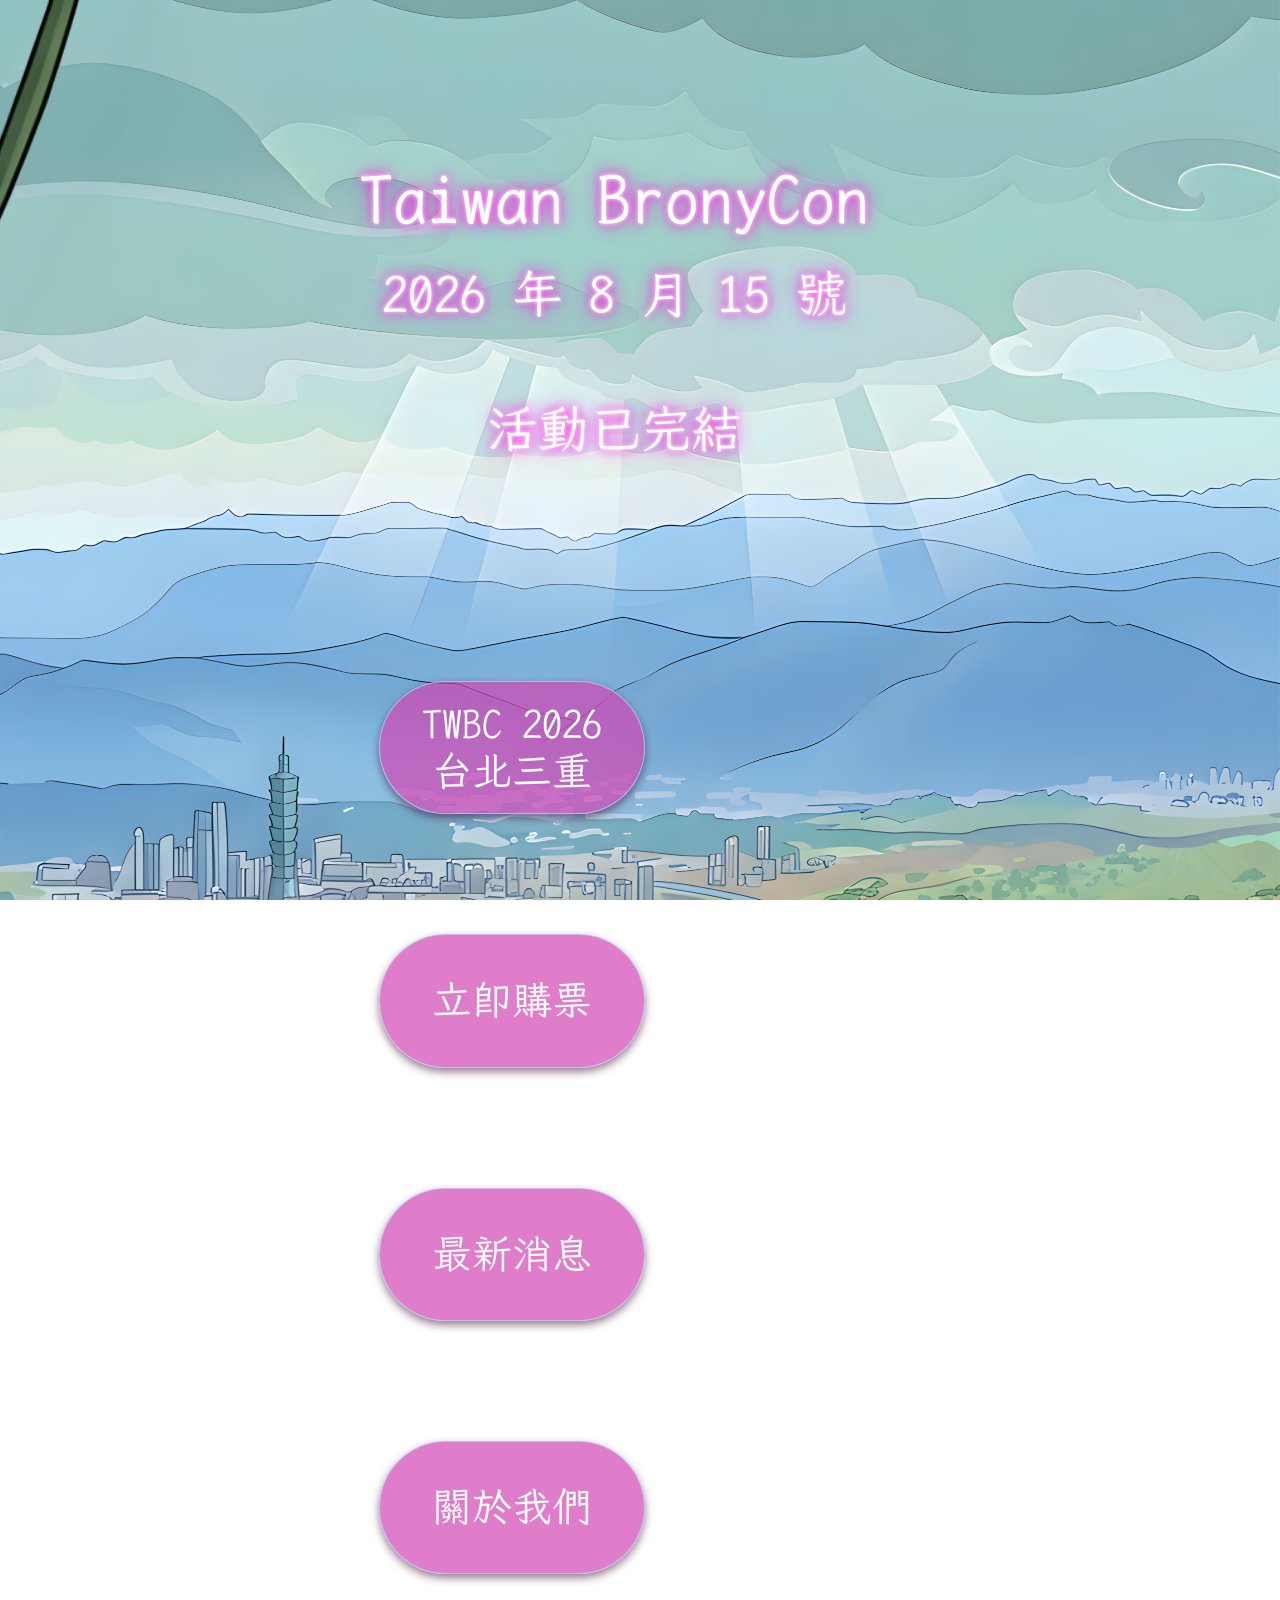
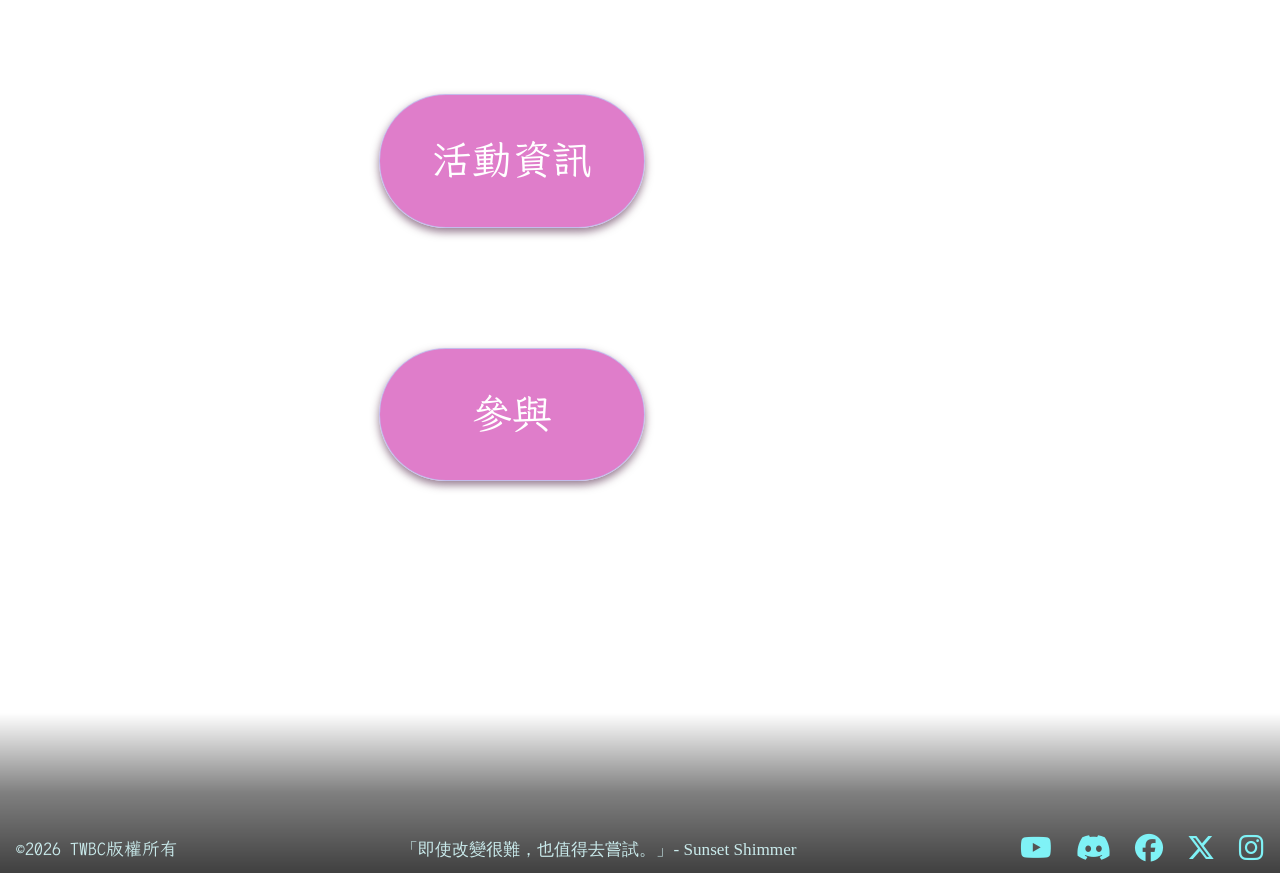
<file: index.html>
<!DOCTYPE html>
<html>
<head>
    <!-- HTML Meta Tags -->
        <title>Redirecting...</title>
        <meta name="description" content="Taiwan BronyCon 台灣馬聚是一場結合創作、市集與交流的粉絲活動，帶來商販、場地地圖、時間安排與完整活動資訊，邀請所有喜愛小馬與創作文化的你一同參與。">

	<!-- Open Graph Meta Tags -->
        <meta property="og:site_name" content="TWBC">
        <meta property="og:url" content="https://rhymejoy.github.io/TWBC/">
        <meta property="og:type" content="website">
        <meta property="og:title" content="TWBC">
        <meta property="og:description" content="Taiwan BronyCon 台灣馬聚是一場結合創作、市集與交流的粉絲活動，帶來商販、場地地圖、時間安排與完整活動資訊，邀請所有喜愛小馬與創作文化的你一同參與。">
        <meta property="og:image" content="assets/img/horn.avif">
        <meta property="og:image:width" content="630">
        <meta property="og:image:height" content="1200">

	<!-- Twitter Meta Tags -->
        <meta name="twitter:card" content="summary_large_image">
        <meta property="twitter:domain" content="https://rhymejoy.github.io/TWBC/">
        <meta property="twitter:url" content="https://rhymejoy.github.io/TWBC/">
        <meta name="twitter:title" content="TWBC">
        <meta name="twitter:description" content="Taiwan BronyCon 台灣馬聚是一場結合創作、市集與交流的粉絲活動，帶來商販、場地地圖、時間安排與完整活動資訊，邀請所有喜愛小馬與創作文化的你一同參與。">
        <meta name="twitter:image" content="assets/img/horn.avif">

	<!-- other -->
        <meta http-equiv="Cache-Control" content="no-cache, no-store, must-revalidate" />
        <meta http-equiv="Pragma" content="no-cache" />
        <meta http-equiv="Expires" content="0" />
        <meta charset="UTF-8">
    <script>
        window.location.replace("HomePage.html");
    </script>
</head>
<body>
</body>
</html>
</file>
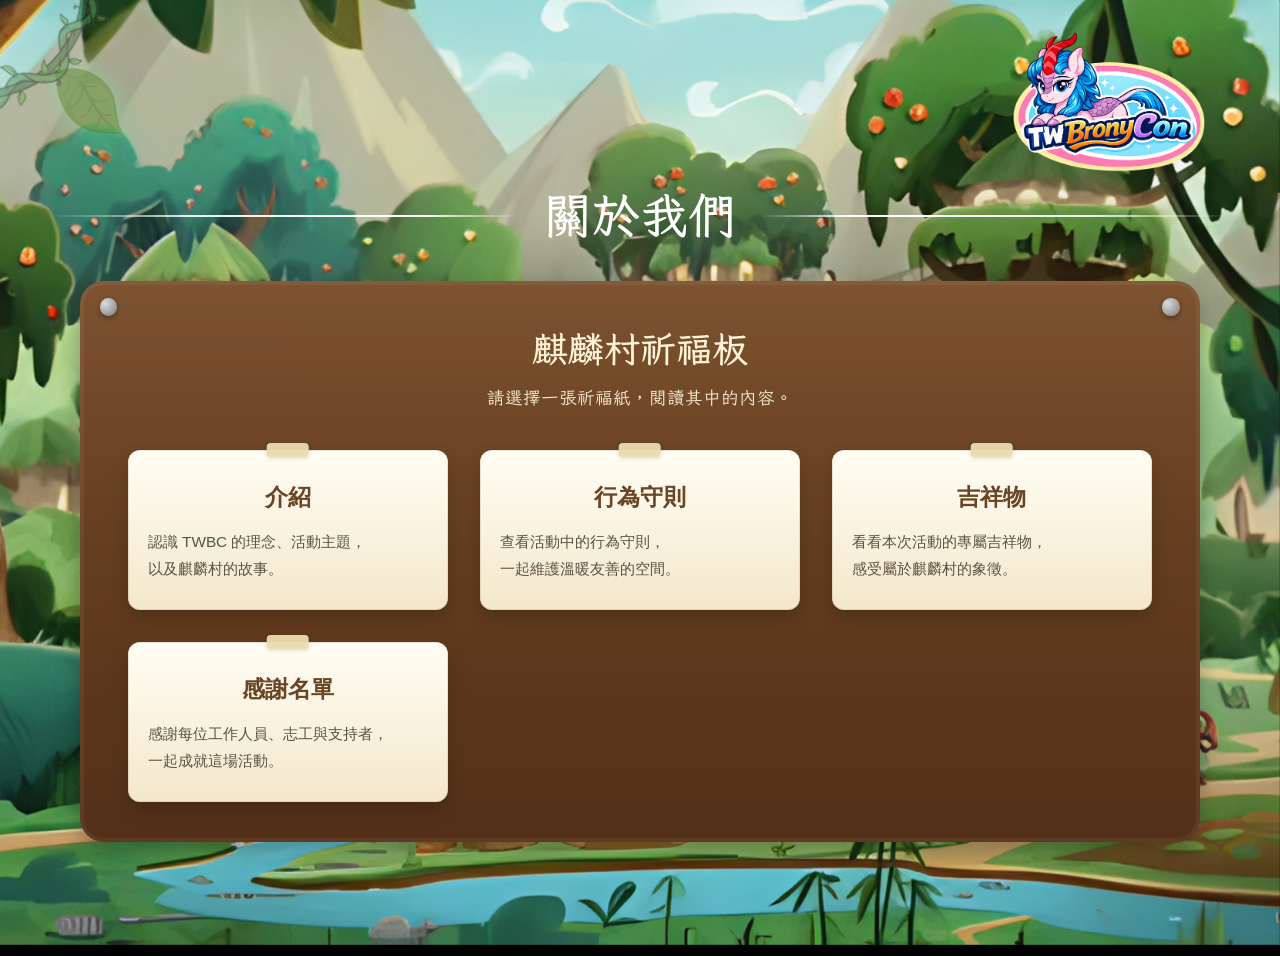
<file: About.html>
<!DOCTYPE html>
<html lang="zh-Hant">
	<head>
		<!-- HTML Meta Tags -->
        <title>TWBC</title>
        <meta name="description" content="">

        <!-- preload -->
        <link rel="preload" href="assets/img/derpy-coding.avif" as="image">
        <script src="assets/js/derpyload.js"></script>

		<!-- Open Graph Meta Tags -->
        <meta property="og:site_name" content="TWBC">
        <meta property="og:url" content="">
        <meta property="og:type" content="website">
        <meta property="og:title" content="">
        <meta property="og:description" content="">
        <meta property="og:image" content="">
        <meta property="og:image:width" content="630">
        <meta property="og:image:height" content="1200">

		<!-- Twitter Meta Tags -->
        <meta name="twitter:card" content="summary_large_image">
        <meta property="twitter:domain" content="">
        <meta property="twitter:url" content="">
        <meta name="twitter:title" content="TWBC">
        <meta name="twitter:description" content="">
        <meta name="twitter:image" content="">

		<!-- other -->
        <meta http-equiv="Cache-Control" content="no-cache, no-store, must-revalidate" />
        <meta http-equiv="Pragma" content="no-cache" />
        <meta http-equiv="Expires" content="0" />
        <meta charset="UTF-8">
		<meta name="viewport" content="width=device-width, initial-scale=1.0, minimum-scale=1.0, maximum-scale=10">
		<link rel="preconnect" href="https://fonts.googleapis.com">
        <link rel="preconnect" href="https://fonts.gstatic.com" crossorigin>
        <link href="https://fonts.googleapis.com/css2?family=LXGW+WenKai+Mono+TC&display=swap" rel="stylesheet">

        <!-- css -->
        <link rel="stylesheet" href="https://cdnjs.cloudflare.com/ajax/libs/font-awesome/6.5.0/css/all.min.css">
        <link rel="stylesheet" href="assets/css/font.css" />
        <link rel="stylesheet" href="assets/css/leaf.css" />
        <link rel="stylesheet" href="assets/css/about.css" />
	</head>

	<body>
    <div class="bg"></div>
    <div id="blur"></div>
    <div class="vine-menu noblur"></div>
    <div class="vine-img noblur"></div>

    <main class="page-wrap">
        <div class="logo-container">
            <img src="assets/img/logo1.avif" class="logo" alt="logo">
        </div>

        <h1>關於我們</h1>

        <!-- 木板區 -->
        <div class="board-view active" id="boardView">
            <div class="wood-board">
                <h2>麒麟村祈福板</h2>
                <p>請選擇一張祈福紙，閱讀其中的內容。</p>
                <div class="wish-paper-grid" id="wishPaperGrid"></div>
            </div>
        </div>

        <!-- 大張祈福紙 -->
        <div class="paper-view" id="paperView">
            <div class="full-paper">
                <div class="paper-topbar" id="paperTopbar"></div>
                <div id="paperContent"></div>
            </div>
        </div>

        <!-- 原始內容來源 -->
        <div class="section-source">
            <div class="section" id="introduction">
                <div class="block">
                    <h2>介紹</h2>
                    <h4>TWBC是什麼？</h4>
                    <p>TWBronyCon 是一個由熱愛《My Little Pony》的粉絲所組成的社群活動，我們相信「友誼的魔法」不只是故事，而是一種可以被實踐的精神。</p>
                    <p>在這裡，你可以自在地表達自己、分享創作，無論是繪畫、音樂、角色扮演，或只是單純地交流與認識新朋友，每一份熱情都值得被看見。</p>
                    <p>我們希望打造一個溫暖、包容且充滿創意的空間，讓每一位參與者都能留下屬於自己的美好回憶。</p>

                    <h4>主題：緊挨著台北盆地的麒麟村</h4>
                    <p>在台北盆地的邊緣，沿著山林與雲霧交織的界線前行，便會抵達一處被稱為「麒麟村」的地方。</p>
                    <p>這裡不像城市那樣明亮喧囂，卻也不完全遠離人煙。白日能遠望盆地的輪廓，夜晚則可見燈火如星，靜靜閃爍。</p>
                    <p>相傳很久以前，一隻麒麟曾降臨於此，為這片土地留下守護與祝福。自那之後，這裡便成為許多旅人停留、相遇與再出發的地方。</p>
                    <p>風穿過樹梢時，帶著微弱的光，像是某種尚未消散的魔法。而在這片土地上，每一次相遇、每一段故事，都悄悄地延續著那份溫柔的奇蹟。</p>

                    <h2>我們共同打造的活動</h2>
                    <p>別只是旁觀者——成為讓這場活動閃耀的人！</p>
                    <p>不要只是觀眾——讓這場活動因你而發光！</p>
                    <p>走出人群，成為讓這場活動精彩的那一份力量。</p>

                    <h4>活動場次</h4>
                    <p>活動當天將安排多場精彩節目，包含舞台互動、創作者分享與主題討論等內容，讓每一位參與者都能找到屬於自己的樂趣。<a href="">活動場次</a></p>

                    <h4>攤販區域</h4>
                    <p>現場將設有多個特色攤位，聚集來自各地的創作者與同好，販售各式與小馬相關的周邊與原創作品。<a href="">攤販區域</a></p>

                    <h4>吉祥物</h4>
                    <p>本次活動將以專屬吉祥物作為象徵，代表這片聚集友誼與創作能量的場所。<a href="About.html?id=mascot">吉祥物</a></p>

                    <h4>志工服務</h4>
                    <p>志工是活動中不可或缺的一部分，他們負責協助現場運作、引導與支援各項流程，讓整體活動能順利進行。<a href="">志工服務</a></p>

                    <h2>邀請函</h2>
                    <p>在台北盆地邊緣的麒麟村，一封閃耀著微光的邀請函，隨著風輕輕飄落。</p>
                    <p>它在你眼前緩緩展開，字句如光般浮現，彷彿帶著某種溫柔的魔法。</p>
                    <p>我們誠摯地邀請你，踏入這片介於現實與幻想之間的土地——</p>
                    <p>參與這場屬於小馬粉絲的盛會，在光影與故事交織的麒麟村中，體驗創作、交流與相遇所帶來的每一刻閃耀。</p>
                    <p>讓我們在這裡相聚，一同為這段旅程寫下新的篇章。</p>

                    <a href="https://docs.google.com/forms/d/e/1FAIpQLScQfsnO2xAn2_6HeFo4kghgGDsYjoyk57KowrEsRyrBtYE0LQ/viewform" target="_blank">📜立即購票</a>
                </div>
            </div>

            <div class="section" id="coc">
                <div class="block">
                    <h2>行為守則</h2>
                    <p>為了讓每一位來到麒麟村的旅人，都能安心且自在地參與這場盛會，我們期望所有參與者以尊重、友善與包容的態度彼此相待。</p>
                    <p>請以尊重與友善的態度參與活動，共同營造安全、包容且愉快的環境。</p>
                    <p>請遵守以下守則，共同維護這片溫暖的空間。</p>

                    <h2>尊重與包容</h2>
                    <p>請尊重每一位參與者的背景、想法與表達方式。</p>
                    <p>我們不接受任何形式的歧視、騷擾或不當言行。</p>

                    <h2>友善交流</h2>
                    <p>鼓勵交流與分享，但請保持善意與禮貌。</p>
                    <p>避免爭吵、攻擊或刻意引發衝突的行為。</p>

                    <h2>攝影與隱私</h2>
                    <p>拍攝他人前請先取得同意，並尊重每個人對隱私與公開的選擇。</p>

                    <h2>不當行為</h2>
                    <p>任何形式的騷擾、威脅、跟蹤或令人不適的行為，皆不被允許。</p>

                    <h2>配合工作人員</h2>
                    <p>請遵循現場工作人員的指引與安排，以確保活動順利進行。</p>

                    <h2>共同守護</h2>
                    <p>這不只是一場活動，而是一段由每個人共同創造的旅程。</p>
                </div>
            </div>

            <div class="section" id="mascot">
                <div class="block">
                    <h2>吉祥物</h2>
                    <img src="assets/img/Mascot.avif" class="center-img" alt="Mascot">
                    <h4>來自麒麟村的守護者</h4>
                    <p>
                        在台北盆地邊緣的霧氣之中，牠靜靜地存在著。
                        沒有人確切知道牠從何而來，
                        只知道當旅人迷失方向時，
                        總會看見一抹柔和的光，引領他們前行。
                    </p>

                    <h4>基本資訊</h4>
                    <p>種族：麒麟</p>
                    <p>象徵：友誼、祝福與再次出發</p>
                    
                    <h4>牠想對你說</h4>
                    <p>
                        「歡迎來到麒麟村，我一直在這裡等你。」
                    </p>
                </div>
            </div>

            <div class="section" id="thanks">
                <div class="block">
                    <h2>感謝名單</h2>
                    <h4 style="text-align: right; margin-bottom: -2em;">工作人員</h4>
                    <h5>1.總召：jerro</h5>
                    <h5>2.公關：Needle</h5>
                    <h5>3.網頁美術：min u</h5>
                    <h5>4.UI/UX設計：欣韻</h5>
                    <h5>5.網頁coding：Bradly / 輔助：欣韻</h5>
                    <br>
                    <h4 style="text-align: right; margin-bottom: -2em;">志工</h4>
                    <h5>1.</h5>
                    <h5>2.</h5>
                    <h5>3.</h5>
                    <br>
                    <h4 style="text-align: right; margin-bottom: -2em;">特別感謝</h4>
                    <h5>1.</h5>
                    <h5>2.</h5>
                    <h5>3.</h5>
                </div>
            </div>
        </div>
    </main>

    <script src="assets/js/time-table.js"></script>
    <script src="assets/js/about.js"></script>
    <script src="assets/js/topbar.js"></script>
    <script src="assets/js/leaf.js"></script>
</body>
</html>
</file>
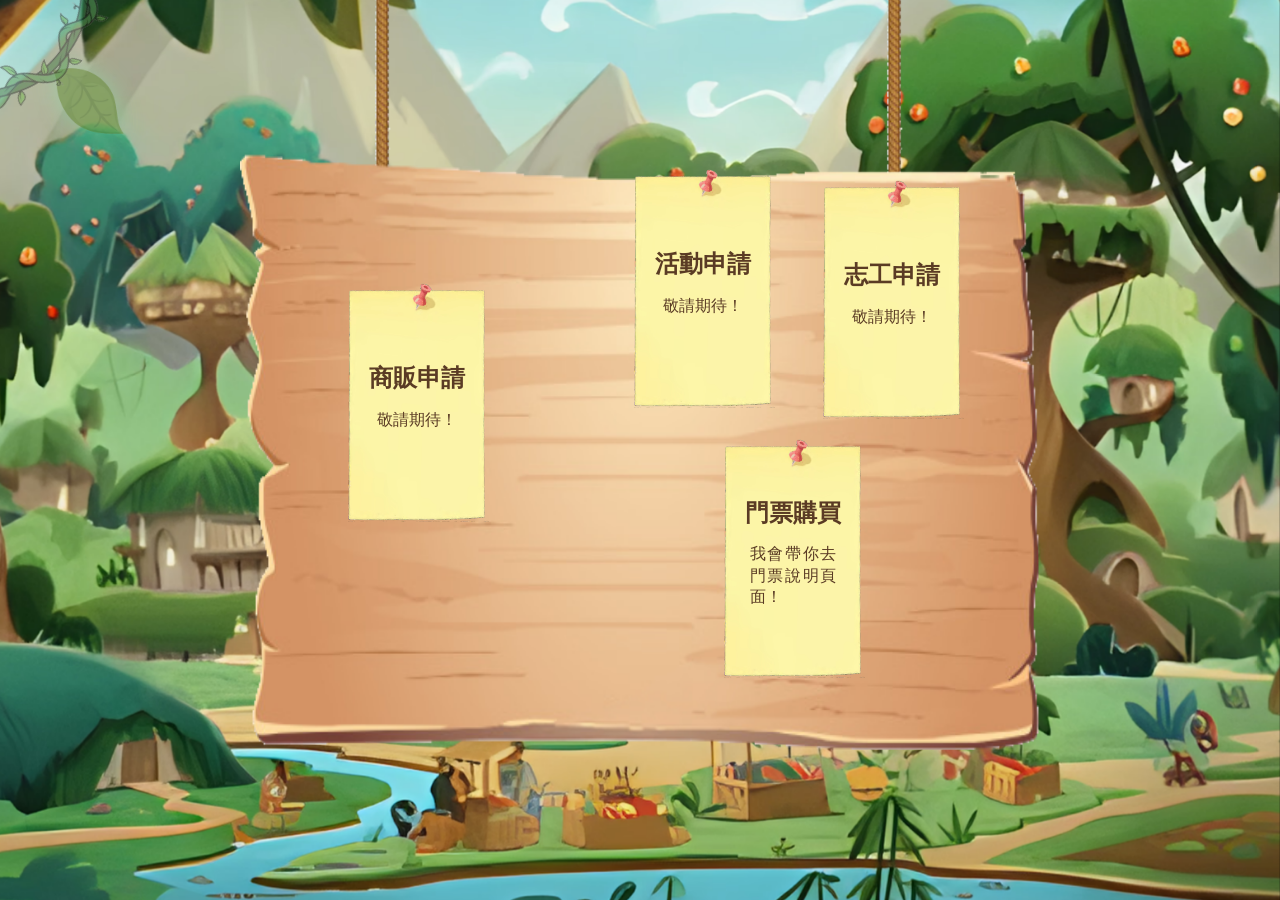
<file: Apply.html>
<!DOCTYPE html>
<html lang="zh-Hant">
	<head>
		<!-- HTML Meta Tags -->
        <title>TWBC</title>
        <meta name="description" content="">

        <!-- preload -->
        <link rel="preload" href="assets/img/derpy-coding.avif" as="image">
        <script src="assets/js/derpyload.js"></script>

		<!-- Open Graph Meta Tags -->
        <meta property="og:site_name" content="TWBC">
        <meta property="og:url" content="">
        <meta property="og:type" content="website">
        <meta property="og:title" content="">
        <meta property="og:description" content="">
        <meta property="og:image" content="">
        <meta property="og:image:width" content="630">
        <meta property="og:image:height" content="1200">

		<!-- Twitter Meta Tags -->
        <meta name="twitter:card" content="summary_large_image">
        <meta property="twitter:domain" content="">
        <meta property="twitter:url" content="">
        <meta name="twitter:title" content="TWBC">
        <meta name="twitter:description" content="">
        <meta name="twitter:image" content="">

		<!-- other -->
        <meta http-equiv="Cache-Control" content="no-cache, no-store, must-revalidate" />
        <meta http-equiv="Pragma" content="no-cache" />
        <meta http-equiv="Expires" content="0" />
        <meta charset="UTF-8">
		<meta name="viewport" content="width=device-width, initial-scale=1.0, minimum-scale=1.0, maximum-scale=10">
		<link rel="preconnect" href="https://fonts.googleapis.com">
        <link rel="preconnect" href="https://fonts.gstatic.com" crossorigin>
        <link href="https://fonts.googleapis.com/css2?family=LXGW+WenKai+Mono+TC&display=swap" rel="stylesheet">

        <!-- css -->
        <link rel="stylesheet" href="https://cdnjs.cloudflare.com/ajax/libs/font-awesome/6.5.0/css/all.min.css">
        <link rel="stylesheet" href="assets/css/font.css" />
        <link rel="stylesheet" href="assets/css/apply.css" />
        <link rel="stylesheet" href="assets/css/leaf.css" />
	</head>

    <body>
		<div class="bg"></div>
        <div id="blur"></div>
        <div class="vine-menu noblur"></div>
        <div class="vine-img noblur"></div>
        
        <div class="tree-layer">
            <div class="rope left"></div>
            <div class="rope right"></div>
            <div class="board">
                <div class="paper-container"></div>
            </div>
        </div>

        <script src="assets/js/time-table.js"></script>
        <script src="assets/js/apply.js"></script>
        <script src="assets/js/leaf.js"></script>
	</body>
</html>
</file>
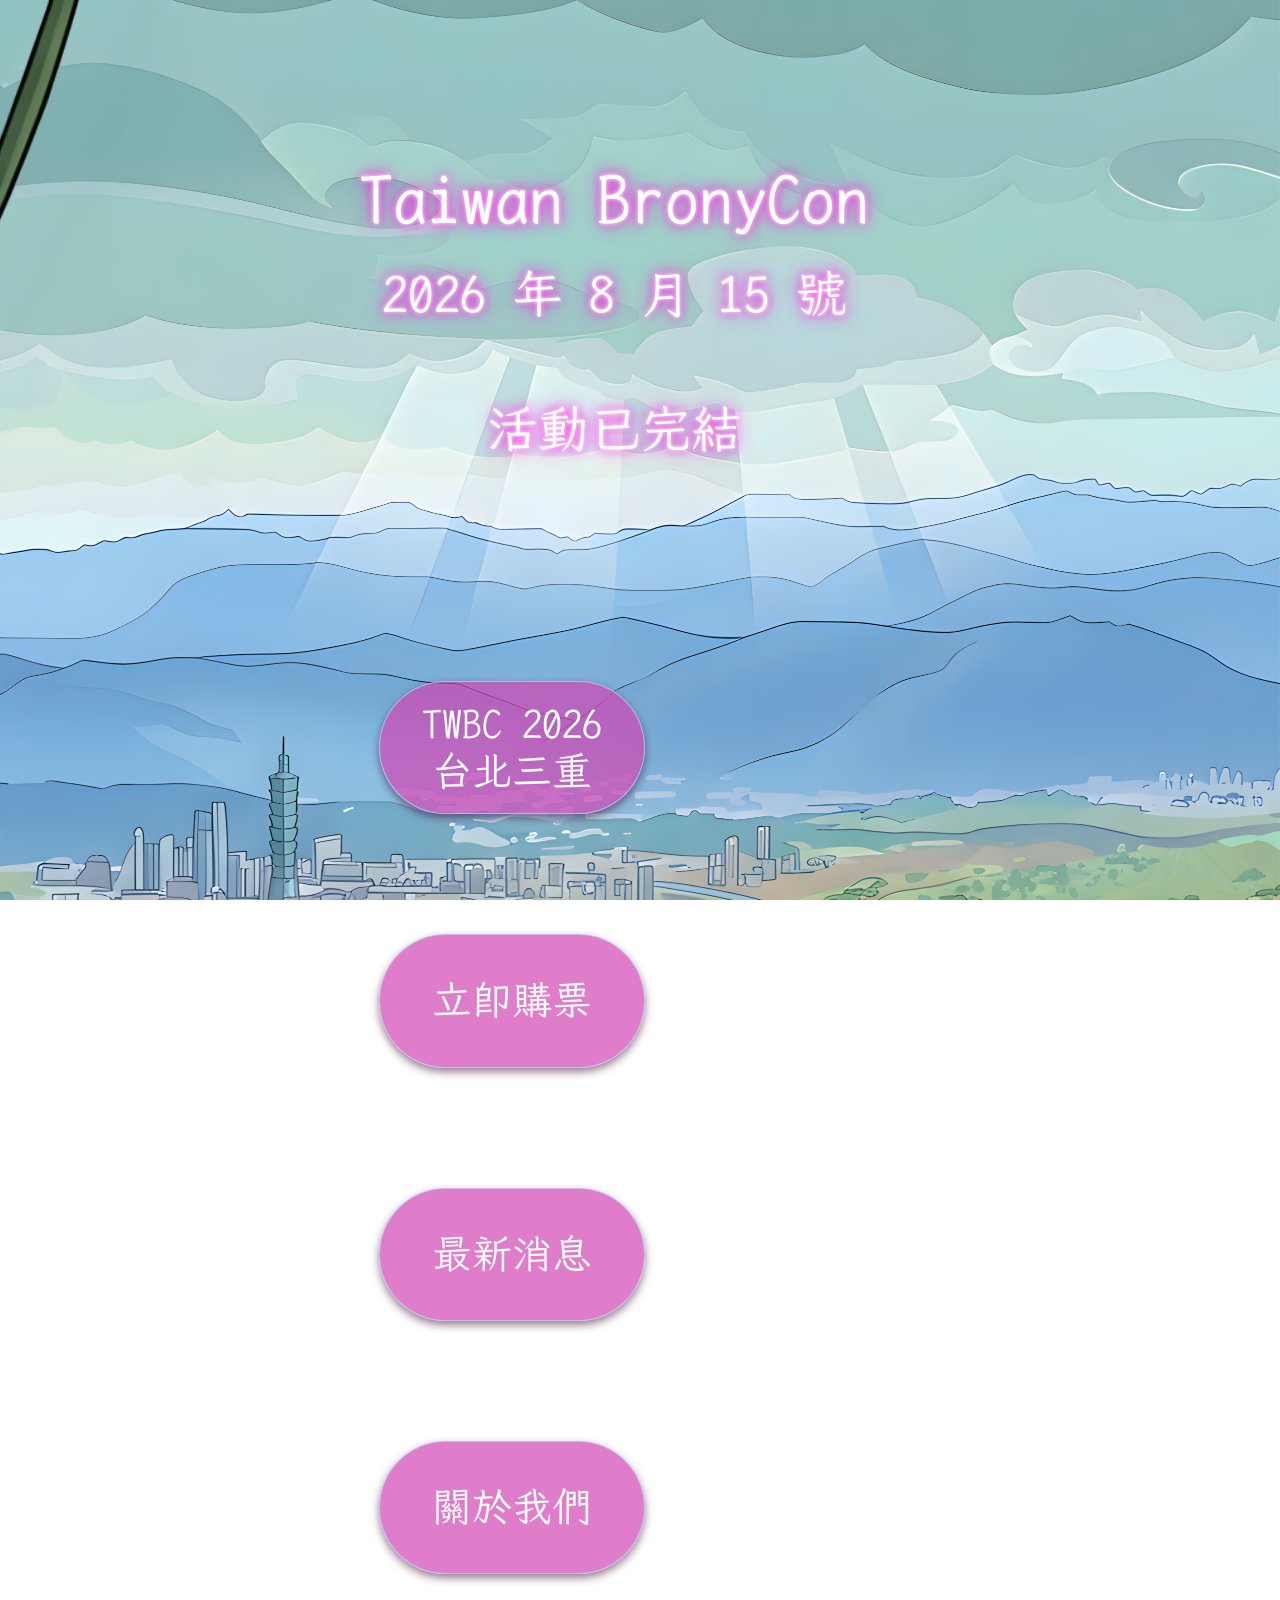
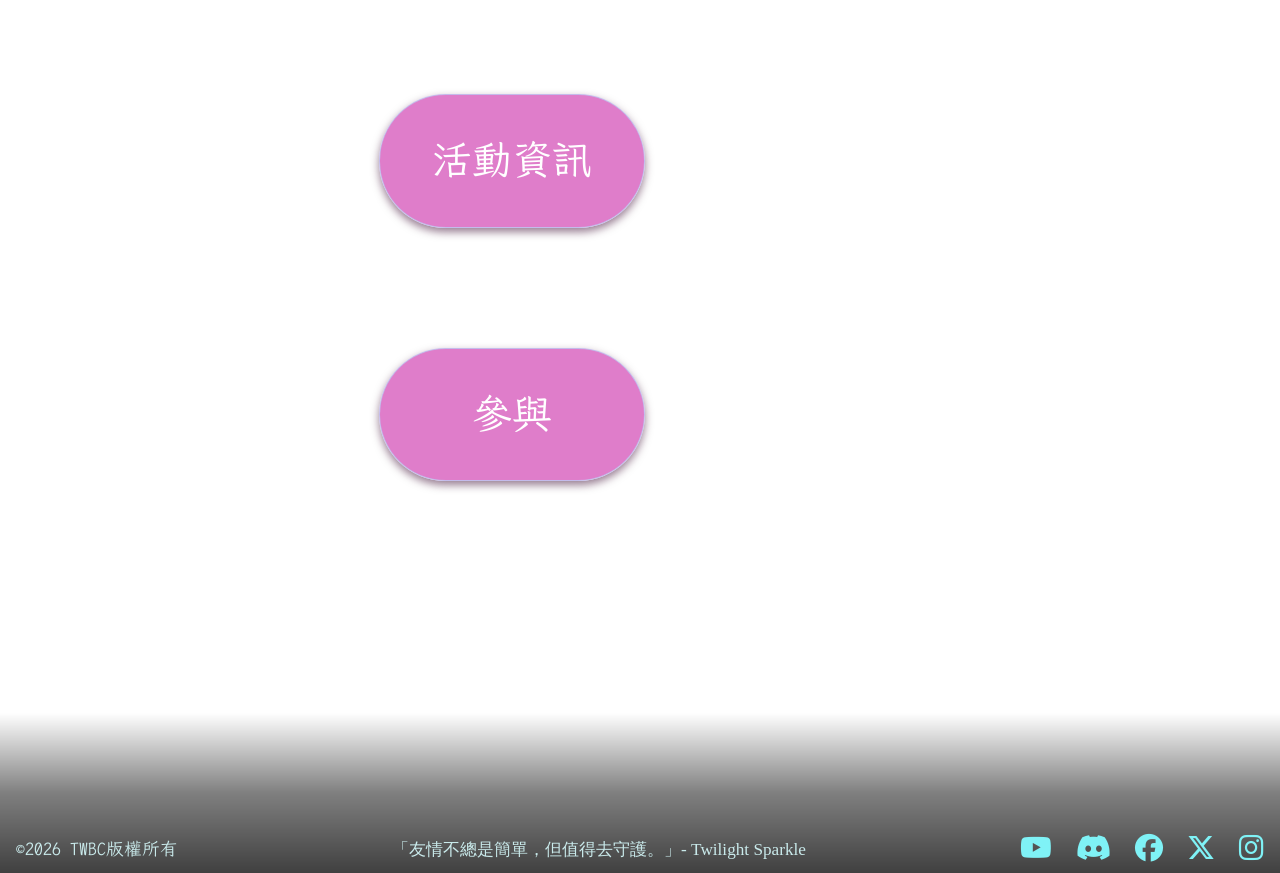
<file: HomePage.html>
<!DOCTYPE html>
<html lang="zh-Hant">
	<head>
		<!-- HTML Meta Tags -->
        <title>TWBC</title>
        <meta name="description" content="Taiwan BronyCon 台灣馬聚是一場結合創作、市集與交流的粉絲活動，帶來商販、場地地圖、時間安排與完整活動資訊，邀請所有喜愛小馬與創作文化的你一同參與。">

        <!-- preload -->
        <link rel="preload" href="assets/img/derpy-coding.avif" as="image">
        <script>
            window.deferLoaderClose = true;
        </script>
        <script src="assets/js/derpyload.js"></script>

		<!-- Open Graph Meta Tags -->
        <meta property="og:site_name" content="TWBC">
        <meta property="og:url" content="https://rhymejoy.github.io/TWBC/">
        <meta property="og:type" content="website">
        <meta property="og:title" content="TWBC">
        <meta property="og:description" content="Taiwan BronyCon 台灣馬聚是一場結合創作、市集與交流的粉絲活動，帶來商販、場地地圖、時間安排與完整活動資訊，邀請所有喜愛小馬與創作文化的你一同參與。">
        <meta property="og:image" content="assets/img/horn.avif">
        <meta property="og:image:width" content="630">
        <meta property="og:image:height" content="1200">

		<!-- Twitter Meta Tags -->
        <meta name="twitter:card" content="summary_large_image">
        <meta property="twitter:domain" content="https://rhymejoy.github.io/TWBC/">
        <meta property="twitter:url" content="https://rhymejoy.github.io/TWBC/">
        <meta name="twitter:title" content="TWBC">
        <meta name="twitter:description" content="Taiwan BronyCon 台灣馬聚是一場結合創作、市集與交流的粉絲活動，帶來商販、場地地圖、時間安排與完整活動資訊，邀請所有喜愛小馬與創作文化的你一同參與。">
        <meta name="twitter:image" content="assets/img/horn.avif">

		<!-- other -->
        <meta http-equiv="Cache-Control" content="no-cache, no-store, must-revalidate" />
        <meta http-equiv="Pragma" content="no-cache" />
        <meta http-equiv="Expires" content="0" />
        <meta charset="UTF-8">
		<meta name="viewport" content="width=device-width, initial-scale=1.0, minimum-scale=1.0, maximum-scale=10">
		<link rel="preconnect" href="https://fonts.googleapis.com">
        <link rel="preconnect" href="https://fonts.gstatic.com" crossorigin>
        <link href="https://fonts.googleapis.com/css2?family=LXGW+WenKai+Mono+TC&display=swap" rel="stylesheet">
        
        <!-- css -->
        <link rel="stylesheet" href="https://cdnjs.cloudflare.com/ajax/libs/font-awesome/6.5.0/css/all.min.css">
        <link rel="stylesheet" href="assets/css/font.css" />
		<link rel="stylesheet" href="assets/css/main.css" />
	</head>

	<body>
		<div class="bg" id="bg"></div>
        <div class="bg2" id="bg2"></div>
        <div class="container">
            <div class="title">
                Taiwan BronyCon
                <div class="subtitle">2026 年 8 月 15 號</div>
                <div class="countdown" id="countdown"></div>
            </div>
            <button class="block" id="title">
                <div class="description">TWBC 2026<br>台北三重</div>
            </button>
            <button class="block" id="register">
                <div class="description">立即購票</div>
            </button>
            <button class="block" id="news">
                <div class="description">最新消息</div>
            </button>
            <button class="block" id="about">
                <div class="description">關於我們</div>
            </button>
            <button class="block" id="events">
                <div class="description">活動資訊</div>
            </button>
            <button class="block" id="apply">
                <div class="description">參與</div>
            </button>
        </div>
        
        <footer class="overlay">
            <div class="footer">
                <div class="cr">©2026 TWBC版權所有</div>
                <div class="Quotes">
                    <p id="quoteText">"Loading..."</p>
                </div>
                <div class="footer-links">
                    <a href="https://www.youtube.com/@TWBronyCon2"
                    target="_blank"><i class="fa-brands fa-youtube"></i></a>

                    <a href="https://discord.gg/k83NMPUKxG"
                    target="_blank"><i class="fa-brands fa-discord"></i></a>

                    <a href="https://www.facebook.com/profile.php?id=61583292256078"
                    target="_blank"><i class="fa-brands fa-facebook"></i></a>

                    <a href="https://x.com/TWBronycon2"
                    target="_blank"><i class="fa-brands fa-x-twitter"></i></a>

                    <a href="https://www.instagram.com/taiwanbronycon2"
                    target="_blank"><i class="fa-brands fa-instagram"></i></a>
                </div>
            </div>
        </footer>
        
        <script src="assets/js/time-table.js"></script>
        <script src="assets/js/countdown.js"></script>
        <script src="assets/js/quotes.js"></script>
        <script src="assets/js/bg-scroll.js"></script>
        <script>
            document.getElementById('register').addEventListener('click', () => {
                window.location.href = 'Ticket.html';
            });
            document.getElementById('news').addEventListener('click', function() {
                window.location.href = 'News.html';
            });
            document.getElementById('about').addEventListener('click', function() {
                window.location.href = 'About.html';
            });
            document.getElementById('events').addEventListener('click', function() {
                window.location.href = 'Events.html';
            });
            document.getElementById('apply').addEventListener('click', function() {
                window.location.href = 'Apply.html';
            });
        </script>
	</body>
</html>
</file>
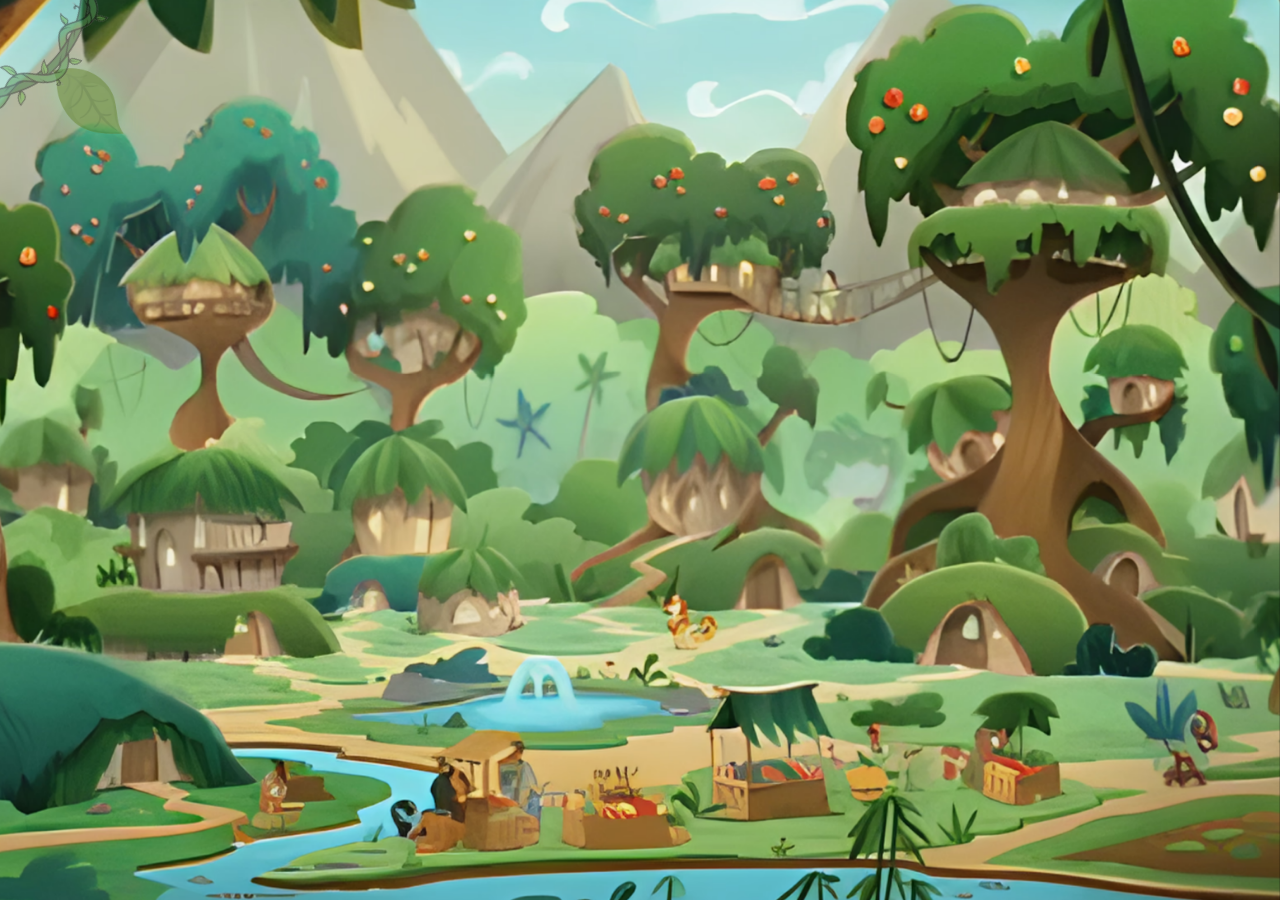
<file: News.html>
<!DOCTYPE html>
<html lang="zh-Hant">
    <head>
        <!-- HTML Meta Tags -->
        <title>TWBC</title>
        <meta name="description" content="">

        <!-- preload -->
        <link rel="preload" href="assets/img/derpy-coding.avif" as="image">
        <script src="assets/js/derpyload.js"></script>

        <!-- Open Graph Meta Tags -->
        <meta property="og:site_name" content="TWBC">
        <meta property="og:url" content="">
        <meta property="og:type" content="website">
        <meta property="og:title" content="">
        <meta property="og:description" content="">
        <meta property="og:image" content="">
        <meta property="og:image:width" content="630">
        <meta property="og:image:height" content="1200">

        <!-- Twitter Meta Tags -->
        <meta name="twitter:card" content="summary_large_image">
        <meta property="twitter:domain" content="">
        <meta property="twitter:url" content="">
        <meta name="twitter:title" content="TWBC">
        <meta name="twitter:description" content="">
        <meta name="twitter:image" content="">

        <!-- other -->
        <meta http-equiv="Cache-Control" content="no-cache, no-store, must-revalidate" />
        <meta http-equiv="Pragma" content="no-cache" />
        <meta http-equiv="Expires" content="0" />
        <meta charset="UTF-8">
        <meta name="viewport" content="width=device-width, initial-scale=1.0, minimum-scale=1.0, maximum-scale=10">
        <link rel="preconnect" href="https://fonts.googleapis.com">
        <link rel="preconnect" href="https://fonts.gstatic.com" crossorigin>
        <link href="https://fonts.googleapis.com/css2?family=LXGW+WenKai+Mono+TC&display=swap" rel="stylesheet">

        <!-- css -->
        <link rel="stylesheet" href="https://cdnjs.cloudflare.com/ajax/libs/font-awesome/6.5.0/css/all.min.css">
        <link rel="stylesheet" href="assets/css/font.css" />
        <link rel="stylesheet" href="assets/css/leaf.css" />
        <link rel="stylesheet" href="assets/css/news.css" />
    </head>

    <body>
        <div class="bg"></div>
        <div id="blur"></div>
        <div class="vine-menu noblur"></div>
        <div class="vine-img noblur"></div>

        
        
        <script src="assets/js/leaf.js"></script>
    </body>
</html>
</file>
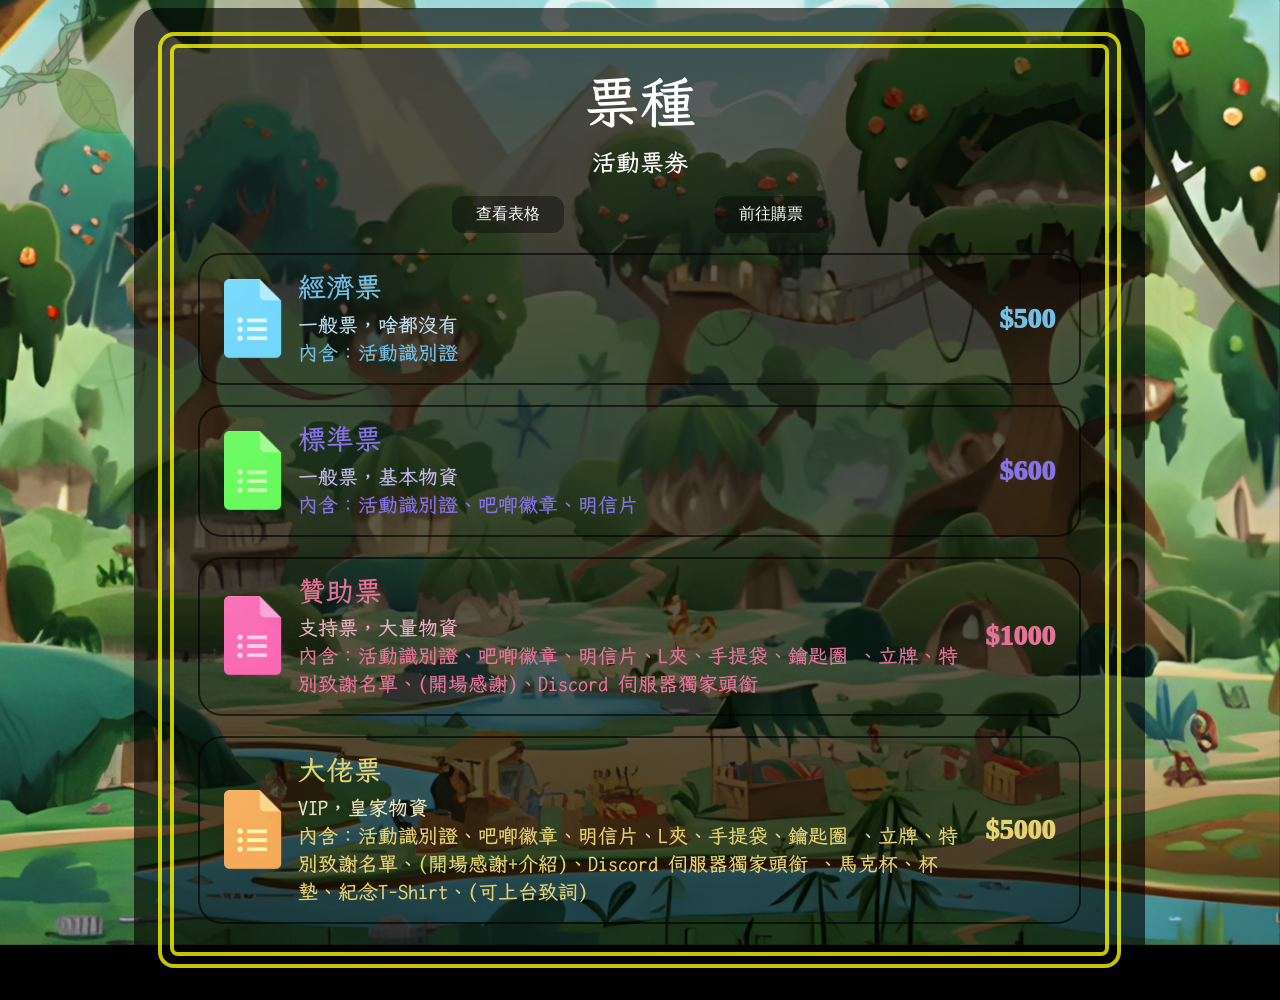
<file: Ticket.html>
<!DOCTYPE html>
<html lang="zh-Hant">
	<head>
		<!-- HTML Meta Tags -->
        <title>TWBC</title>
        <meta name="description" content="">

        <!-- preload -->
        <link rel="preload" href="assets/img/derpy-coding.avif" as="image">
        <script src="assets/js/derpyload.js"></script>

		<!-- Open Graph Meta Tags -->
        <meta property="og:site_name" content="TWBC">
        <meta property="og:url" content="">
        <meta property="og:type" content="website">
        <meta property="og:title" content="">
        <meta property="og:description" content="">
        <meta property="og:image" content="">
        <meta property="og:image:width" content="630">
        <meta property="og:image:height" content="1200">

		<!-- Twitter Meta Tags -->
        <meta name="twitter:card" content="summary_large_image">
        <meta property="twitter:domain" content="">
        <meta property="twitter:url" content="">
        <meta name="twitter:title" content="TWBC">
        <meta name="twitter:description" content="">
        <meta name="twitter:image" content="">

		<!-- other -->
        <meta http-equiv="Cache-Control" content="no-cache, no-store, must-revalidate" />
        <meta http-equiv="Pragma" content="no-cache" />
        <meta http-equiv="Expires" content="0" />
        <meta charset="UTF-8">
		<meta name="viewport" content="width=device-width, initial-scale=1.0, minimum-scale=1.0, maximum-scale=10">
		<link rel="preconnect" href="https://fonts.googleapis.com">
        <link rel="preconnect" href="https://fonts.gstatic.com" crossorigin>
        <link href="https://fonts.googleapis.com/css2?family=LXGW+WenKai+Mono+TC&display=swap" rel="stylesheet">

        <!-- css -->
        <link rel="stylesheet" href="https://cdnjs.cloudflare.com/ajax/libs/font-awesome/6.5.0/css/all.min.css">
        <link rel="stylesheet" href="assets/css/font.css" />
        <link rel="stylesheet" href="assets/css/leaf.css" />
        <link rel="stylesheet" href="assets/css/ticket.css" />
	</head>

	<body>
		<div class="bg"></div>
        <div id="blur"></div>
        <div class="vine-menu noblur"></div>
        <div class="vine-img noblur"></div>

        <div class="container">
            <div class="border">
                <div class="border">
                    <h1>票種</h1> 
                    <h2>活動票券</h2> 
                    <div class="btn">
                        <button class="sectionbtn" id="btn"></button>
                        <button class="sectionbtn" id="purchase">前往購票</button>
                    </div>
                    <div id="section1" class="section show">
                        <div class="block" style="color: #73bfe5;">
                            <img src="assets/img/form-b.avif" alt="經濟票" class="ticket-img">
                            <div class="ticket-text">
                                <div class="ticket-title">經濟票</div>
                                <div class="description">
                                    <span style="color: #bddeef;">一般票，啥都沒有</span>
                                    <br>內含：活動識別證</div>
                            </div>
                            <div class="ticket-price">$500</div>
                        </div>

                        <div class="block" style="color: #8673e5;">
                            <img src="assets/img/form-g.avif" alt="標準票" class="ticket-img">
                            <div class="ticket-text">
                                <div class="ticket-title">標準票</div>
                                <div class="description">
                                    <span style="color: #c2b9ed;">一般票，基本物資</span>
                                    <br>內含：活動識別證、吧唧徽章、明信片</div>
                            </div>
                            <div class="ticket-price">$600</div>
                        </div>

                        <div class="block" style="color: #e57399;">
                            <img src="assets/img/form-p.avif" alt="贊助票" class="ticket-img">
                            <div class="ticket-text">
                                <div class="ticket-title">贊助票</div>
                                <div class="description">
                                    <span style="color: #e8b2c4;">支持票，大量物資</span>
                                    <br>內含：活動識別證、吧唧徽章、明信片、L夾、手提袋、鑰匙圈
                                    、立牌、特別致謝名單、(開場感謝)、Discord 伺服器獨家頭銜</div>
                            </div>
                            <div class="ticket-price">$1000</div>
                        </div>

                        <div class="block" style="color: #e5d273;">
                            <img src="assets/img/form-o.avif" alt="大佬票" class="ticket-img">
                            <div class="ticket-text">
                                <div class="ticket-title">大佬票</div>
                                <div class="description">
                                    <span style="color: #efe6b8;">VIP，皇家物資</span>
                                    <br>內含：活動識別證、吧唧徽章、明信片、L夾、手提袋、鑰匙圈
                                    、立牌、特別致謝名單、(開場感謝+介紹)、Discord 伺服器獨家頭銜
                                    、馬克杯、杯墊、紀念T-Shirt、(可上台致詞)</div>
                            </div>
                            <div class="ticket-price">$5000</div>
                        </div>
                    </div>
                    <div id="section2" class="section hidden">
                        <div class="compare-wrap">
                            <table class="compare-table">
                                <thead>
                                    <tr>
                                        <th class="feature-head"></th>
                                        <th class="tier-head">
                                            <span class="tier-label budget">經濟票</span>
                                        </th>
                                        <th class="tier-head">
                                            <span class="tier-label standard">標準票</span>
                                        </th>
                                        <th class="tier-head">
                                            <span class="tier-label sponsor">贊助票</span>
                                        </th>
                                        <th class="tier-head">
                                            <span class="tier-label royale">大佬票</span>
                                        </th>
                                    </tr>
                                </thead>

                                <tbody>
                                    <tr>
                                        <th class="feature-name">活動識別證</th>
                                        <td class="yes col-1" data-col="1">✔</td>
                                        <td class="yes col-2" data-col="2">✔</td>
                                        <td class="yes col-3" data-col="3">✔</td>
                                        <td class="yes col-4" data-col="4">✔</td>
                                    </tr>

                                    <tr>
                                        <th class="feature-name">吧唧徽章</th>
                                        <td class="no col-1" data-col="1">✖</td>
                                        <td class="yes col-2" data-col="2">✔</td>
                                        <td class="yes col-3" data-col="3">✔</td>
                                        <td class="yes col-4" data-col="4">✔</td>
                                    </tr>

                                    <tr>
                                        <th class="feature-name">明信片</th>
                                        <td class="no col-1" data-col="1">✖</td>
                                        <td class="yes col-2" data-col="2">✔</td>
                                        <td class="yes col-3" data-col="3">✔</td>
                                        <td class="yes col-4" data-col="4">✔</td>
                                    </tr>
                                    <tr>
                                        <th class="feature-name">L夾</th>
                                        <td class="no col-1" data-col="1">✖</td>
                                        <td class="no col-2" data-col="2">✖</td>
                                        <td class="yes col-3" data-col="3">✔</td>
                                        <td class="yes col-4" data-col="4">✔</td>
                                    </tr>
                                    <tr>
                                        <th class="feature-name">手提袋</th>
                                        <td class="no col-1" data-col="1">✖</td>
                                        <td class="no col-2" data-col="2">✖</td>
                                        <td class="yes col-3" data-col="3">✔</td>
                                        <td class="yes col-4" data-col="4">✔</td>
                                    </tr>
                                    <tr>
                                        <th class="feature-name">鑰匙圈</th>
                                        <td class="no col-1" data-col="1">✖</td>
                                        <td class="no col-2" data-col="2">✖</td>
                                        <td class="yes col-3" data-col="3">✔</td>
                                        <td class="yes col-4" data-col="4">✔</td>
                                    </tr>
                                    <tr>
                                        <th class="feature-name">立牌</th>
                                        <td class="no col-1" data-col="1">✖</td>
                                        <td class="no col-2" data-col="2">✖</td>
                                        <td class="yes col-3" data-col="3">✔</td>
                                        <td class="yes col-4" data-col="4">✔</td>
                                    </tr>
                                    <tr>
                                        <th class="feature-name">特別致謝名單</th>
                                        <td class="no col-1" data-col="1">✖</td>
                                        <td class="no col-2" data-col="2">✖</td>
                                        <td class="yes col-3" data-col="3">✔</td>
                                        <td class="yes col-4" data-col="4">✔</td>
                                    </tr>
                                    <tr>
                                        <th class="feature-name">開場感謝</th>
                                        <td class="no col-1" data-col="1">✖</td>
                                        <td class="no col-2" data-col="2">✖</td>
                                        <td class="yes col-3" data-col="3">✔</td>
                                        <td class="yes col-4" data-col="4">✔</td>
                                    </tr>
                                    <tr>
                                        <th class="feature-name">開場介紹</th>
                                        <td class="no col-1" data-col="1">✖</td>
                                        <td class="no col-2" data-col="2">✖</td>
                                        <td class="no col-3" data-col="3">✖</td>
                                        <td class="yes col-4" data-col="4">✔</td>
                                    </tr>
                                    <tr>
                                        <th class="feature-name">Discord 伺服器獨家頭銜</th>
                                        <td class="no col-1" data-col="1">✖</td>
                                        <td class="no col-2" data-col="2">✖</td>
                                        <td class="yes col-3" data-col="3">✔</td>
                                        <td class="yes col-4" data-col="4">✔</td>
                                    </tr>
                                    <tr>
                                        <th class="feature-name">馬克杯</th>
                                        <td class="no col-1" data-col="1">✖</td>
                                        <td class="no col-2" data-col="2">✖</td>
                                        <td class="no col-3" data-col="3">✖</td>
                                        <td class="yes col-4" data-col="4">✔</td>
                                    </tr>
                                    <tr>
                                        <th class="feature-name">杯墊</th>
                                        <td class="no col-1" data-col="1">✖</td>
                                        <td class="no col-2" data-col="2">✖</td>
                                        <td class="no col-3" data-col="3">✖</td>
                                        <td class="yes col-4" data-col="4">✔</td>
                                    </tr>
                                    <tr>
                                        <th class="feature-name">紀念T-Shirt</th>
                                        <td class="no col-1" data-col="1">✖</td>
                                        <td class="no col-2" data-col="2">✖</td>
                                        <td class="no col-3" data-col="3">✖</td>
                                        <td class="yes col-4" data-col="4">✔</td>
                                    </tr>
                                    <tr>
                                        <th class="feature-name">上台致詞</th>
                                        <td class="no col-1" data-col="1">✖</td>
                                        <td class="no col-2" data-col="2">✖</td>
                                        <td class="no col-3" data-col="3">✖</td>
                                        <td class="yes col-4" data-col="4">✔</td>
                                    </tr>
                                </tbody>
                            </table>
                        </div>
                    </div>
                </div>
            </div>
        </div>

        <script src="assets/js/time-table.js"></script>
        <script src="assets/js/ticket.js"></script>
        <script src="assets/js/table.js"></script>
        <script src="assets/js/leaf.js"></script>
	</body>
</html>
</file>
<file: assets/css/font.css>
.lxgw-wenkai-mono-tc-regular {
    font-family: "LXGW WenKai Mono TC", monospace;
    font-weight: 400;
    font-style: normal;
}
@font-face {
    font-family: 'Equestria';
    src: url('../font/Equestria.otf') format('truetype');
    crossorigin: anonymous;
}
</file>
<file: assets/css/leaf.css>
/* =========================
   🌿 主葉子
   ========================= */
.leaf-toggle {
    position: fixed;
    top: 4.25em;
    left: 3.25em;
    width: 4.5em;
    height: auto;
    cursor: pointer;
    z-index: 1102;
    filter: drop-shadow(0 0 12px rgba(124,255,178,0.7));
    transform-origin: top left;
    transition: transform .2s ease, filter .2s ease;
}

.leaf-toggle:hover {
    transform: scale(1.08) rotate(-6deg);
    filter: drop-shadow(0 0 16px rgba(124,255,178,1));
}

.leaf-toggle:active {
    transform: scale(0.9) rotate(25deg);
}

/* =========================
   外層 UI
   ========================= */
.vine-menu {
    position: fixed;
    inset: 0 auto auto 0;
    z-index: 1100;
    opacity: 0.5;
    transition: opacity .2s ease;
    pointer-events: none;
}

.vine-menu:hover,
.vine-menu.active {
    opacity: 1;
}

/* 主葉子永遠可點 */
.vine-menu .leaf-toggle {
    pointer-events: auto;
}

/* =========================
   裝飾圖
   ========================= */
.vine-img {
    background-image: url(../img/vine.avif);
    background-size: contain;
    background-repeat: no-repeat;
    background-position: top left;
    width: 10em;
    height: 10em;
    transform: rotate(-50deg);
    position: fixed;
    top: 0;
    left: 0.5em;
    z-index: 1101;
    opacity: 0.5;
    transition: opacity .2s ease, transform .35s ease;
    pointer-events: none;
}

.vine-img:hover,
.vine-img.active {
    opacity: 1;
}

body.menu-open .vine-img {
    animation: vineFloat 4s ease-in-out infinite;
}

@keyframes vineFloat {
    0%, 100% { transform: rotate(-50deg) translateY(0); }
    50%      { transform: rotate(-50deg) translateY(6px); }
}

/* =========================
   🌿 藤蔓容器
   ========================= */
.vine {
    position: fixed;
    top: 6.5em;
    left: 2.5em;
    display: flex;
    flex-direction: column;
    gap: 1em;
    opacity: 0;
    pointer-events: none;
    z-index: 1101;
    padding: 3em 0;
    transition: opacity .5s ease-out;
}

/* 打開後才允許互動 */
.vine.open {
    opacity: 1;
    pointer-events: auto;
}

/* =========================
   🌱 藤蔓線
   ========================= */
.vine::before {
    content: "";
    position: absolute;
    left: 2em;
    top: 8px;
    width: 3px;
    height: 0;
    background: linear-gradient(
        to bottom,
        rgba(58, 255, 156, 1) 0%,
        rgba(58, 255, 156, 0.8) 80%,
        rgba(58, 255, 156, 0) 100%
    );
    border-radius: 10px;
}

.vine.open::before {
    animation: vineGrow 0.6s ease forwards,
               vinePulse 2s ease-in-out infinite;
}

@keyframes vineGrow {
    from { height: 0; }
    to   { height: calc(100% - 16px); }
}

@keyframes vinePulse {
    0%, 100% { filter: brightness(1); }
    50%      { filter: brightness(1.3); }
}

/* =========================
   🍃 每片葉子
   ========================= */
.leaf {
    position: relative;
    display: block;
    width: 7rem;
    height: 3rem;
    opacity: 0;
    transform: translate(10px, -10px) scale(0.7);
    transition: opacity .3s ease, transform .3s ease;
    text-decoration: none;
    pointer-events: none;
}

/* 打開後葉子才可互動 */
.vine.open .leaf {
    opacity: 1;
    transform: translateY(0) scale(1);
    pointer-events: auto;
    animation: leafPop 0.5s cubic-bezier(.2,1.4,.4,1) both;
}

@keyframes leafPop {
    0%   { transform: translate(10px, -10px) scale(0.7); }
    60%  { transform: translateY(2px) scale(1.08); }
    100% { transform: translateY(0) scale(1); }
}

.vine.open .leaf:nth-child(1) { transition-delay: 0.1s; animation-delay: 0.1s; }
.vine.open .leaf:nth-child(2) { transition-delay: 0.2s; animation-delay: 0.2s; }
.vine.open .leaf:nth-child(3) { transition-delay: 0.3s; animation-delay: 0.3s; }
.vine.open .leaf:nth-child(4) { transition-delay: 0.4s; animation-delay: 0.4s; }
.vine.open .leaf:nth-child(5) { transition-delay: 0.5s; animation-delay: 0.5s; }
.vine.open .leaf:nth-child(6) { transition-delay: 0.6s; animation-delay: 0.6s; }

/* =========================
   🍃 葉子圖片
   ========================= */
.leaf img {
    width: 105%;
    height: 105%;
    object-fit: contain;
    display: block;
    transition: transform .25s ease, filter .25s ease;
    transform-origin: center center;
}

/* =========================
   葉子字
   ========================= */
.leaf span {
    position: absolute;
    inset: 0;
    display: flex;
    align-items: center;
    justify-content: center;
    font-size: 1.1em;
    font-weight: 700;
    color: #ffffff;
    text-shadow:
        0 0 4px rgba(0,0,0,.8),
        0 0 8px rgba(0,0,0,.6);
    pointer-events: none;
    transition: all .5s ease-in-out;
}

/* =========================
   搖晃動畫
   ========================= */
.vine.open .leaf:nth-child(odd) img {
    transform-origin: top left;
    animation: leafSwingA 3.2s infinite ease-in-out;
}

.vine.open .leaf:nth-child(even) img {
    transform-origin: top left;
    animation: leafSwingB 2.7s infinite ease-in-out;
}

@keyframes leafSwingA {
    0%   { transform: rotate(5deg); }
    50%  { transform: rotate(-2deg); }
    100% { transform: rotate(5deg); }
}

@keyframes leafSwingB {
    0%   { transform: rotate(3deg); }
    50%  { transform: rotate(-4deg); }
    100% { transform: rotate(3deg); }
}

/* =========================
   關閉動畫
   ========================= */
@keyframes vineShrink {
    from { height: 100%; }
    to   { height: 0; }
}

.vine.closing {
    opacity: 1;
    pointer-events: none;
}

.vine.closing::before {
    animation: vineShrink 0.5s ease forwards;
}

.vine.closing .leaf {
    opacity: 0;
    transform: translateY(-10px) scale(0.7);
    pointer-events: none;
}

.vine.closing .leaf:nth-child(1) { transition-delay: 0.5s; }
.vine.closing .leaf:nth-child(2) { transition-delay: 0.4s; }
.vine.closing .leaf:nth-child(3) { transition-delay: 0.3s; }
.vine.closing .leaf:nth-child(4) { transition-delay: 0.2s; }
.vine.closing .leaf:nth-child(5) { transition-delay: 0.1s; }
.vine.closing .leaf:nth-child(6) { transition-delay: 0s; }

/* =========================
   hover（只在開啟後有效）
   ========================= */
.vine.open .leaf:hover img {
    transform: scale(1.1) rotate(-4deg);
    filter: brightness(1.25) drop-shadow(0 0 12px rgba(255,255,255,0.6));
}

/* active */
.leaf.active img {
    filter: drop-shadow(0 0 16px #ffffff);
    transform: scale(1.12);
}

/* =========================
   顏色
   ========================= */
.leaf-home img   { filter: drop-shadow(0 0 8px #61b7ff); }
.leaf-ticket img { filter: drop-shadow(0 0 8px #6eff7a); }
.leaf-news img   { filter: drop-shadow(0 0 8px #ff7bd1); }
.leaf-about img  { filter: drop-shadow(0 0 8px #c68cff); }
.leaf-event img  { filter: drop-shadow(0 0 8px #ffd36e); }
.leaf-join img   { filter: drop-shadow(0 0 8px #ff9e6e); }

/* =========================
   模糊遮罩
   - 只負責暗化 / 點擊
   - 真正 blur 交給 .blur-active
   ========================= */
#blur {
    position: fixed;
    inset: 0;
    background: rgba(0, 0, 0, 0);
    backdrop-filter: blur(0px);
    pointer-events: none;
    transition:
        background .35s ease,
        backdrop-filter .35s ease;
    z-index: 900;
}

#blur.active {
    background: rgba(0, 0, 0, 0.28);
    backdrop-filter: blur(2px);
    pointer-events: auto;
}

#blur::after {
    content: "";
    position: absolute;
    inset: 0;
    background: radial-gradient(
        circle 40em at 15% 20%,
        rgba(120, 255, 180, 0.55),
        transparent 60%
    );
    opacity: 0;
    transition: opacity .4s ease;
}

#blur.active::after {
    opacity: 1;
}

/* =========================
   主內容模糊
   - 配合新版 JS 的全域 .blur-active
   ========================= */
.page-wrap,
.bg,
.container,
.bookstall-wrap,
.paper-view-book,
.paper-sheet {
    transition:
        filter .35s ease,
        transform .35s ease,
        opacity .35s ease;
    will-change: filter, transform;
}

/* 全域基礎模糊 */
.blur-active {
    filter: blur(3px) brightness(0.7);
    transform: scale(0.985);
}

/* 背景加重，做景深 */
.bg.blur-active {
    filter: blur(6px) brightness(0.3);
}

/* 主要內容微調，避免太糊 */
.bookstall-wrap.blur-active,
.paper-view-book.blur-active,
.paper-sheet.blur-active {
    filter: blur(2.5px) brightness(0.75);
}

/* 選單開啟時整體往後退一點 */
body.menu-open > *:not(.noblur):not(#blur) {
    transform: scale(0.985);
}

/* 地圖避免 transform 造成抖動 */
#eventMap {
    transform: none !important;
}

/* =========================
   📱 手機
   ========================= */
@media (max-width: 750px) {
    .vine {
        left: 2.5em;
    }

    .leaf {
        width: 6.5em;
        height: 2.5em;
    }

    .leaf span {
        font-size: 0.9em;
    }

    .vine::before {
        left: 30px;
    }

    .leaf-toggle {
        top: 3.8em;
        left: 2.2em;
        width: 4em;
    }

    .vine-img {
        width: 8.5em;
        height: 8.5em;
        left: 0.2em;
    }
}
</file>
<file: assets/css/about.css>
html, body {
    height: auto;
    min-height: 100%;
    margin: 0;
    font-family: 'LXGW WenKai Mono TC', monospace;
    transition: all .2s ease-out;
}
html {
    background-color: black;
}

/* Background */
.bg {
    position: fixed;
    top: -5vh;
    left: 0;
    width: 100vw;
    height: 110vh;
    z-index: -3;
    background-image: url('../img/village.avif');
    background-size: cover;
    background-position: center;
    background-repeat: no-repeat;
    pointer-events: none;
    will-change: transform;
}

/* 主內容，不再用 container 黑底 */
.page-wrap {
    width: min(92%, 1200px);
    margin: 0 auto;
    min-height: 100vh;
    padding: 1.5em 0 2em;
    position: relative;
    z-index: 1;
}

/* 標題 */
.page-wrap > h1 {
    position: relative;
    display: flex;
    align-items: center;
    justify-content: center;
    gap: 0.5em;
    font-size: 3em;
    color: #fff;
    margin: 0 0 0.75em 0;
    text-align: center;
}

.page-wrap > h1::before,
.page-wrap > h1::after {
    content: "";
    flex: 1;
    height: 2px;
    min-width: 0;
}

.page-wrap > h1::before {
    background: linear-gradient(
        to right,
        rgba(255,255,255,0) 0%,
        rgba(255,255,255,0.9) 30%,
        rgba(255,255,255,1) 80%,
        rgba(255,255,255,0) 100%
    );
}

.page-wrap > h1::after {
    background: linear-gradient(
        to left,
        rgba(255,255,255,0) 0%,
        rgba(255,255,255,0.9) 30%,
        rgba(255,255,255,1) 80%,
        rgba(255,255,255,0) 100%
    );
}

/* logo */
.logo-container {
    height: auto;
    display: flex;
    justify-content: flex-end;
    align-items: flex-start;
}

.logo {
    padding: 0.5em 1.5em 1em 0;
    width: 15%;
    min-width: 12em;
    height: auto;
    object-fit: contain;
    transition: all .2s ease-out;
}

/* 淡入淡出 */
.board-view,
.paper-view {
    transition: opacity .4s ease, transform .4s ease;
}

.board-view.active,
.paper-view.active {
    opacity: 1;
    transform: translateY(0);
    pointer-events: auto;
}

.board-view.hidden,
.paper-view.hidden {
    opacity: 0;
    transform: translateY(12px);
    pointer-events: none;
}

.board-view {
    opacity: 1;
    transform: translateY(0);
}

.paper-view {
    opacity: 0;
    transform: translateY(12px);
    pointer-events: none;
    display: none;
}

/* 木板 */
.wood-board {
    width: min(100%, 72em);
    max-width: 70em;
    margin: 2em auto 0em auto;
    padding: 3em 3em 2.5em 3em;
    border-radius: 1.5em;
    position: relative;
    background:
        linear-gradient(rgba(0,0,0,.12), rgba(0,0,0,.12)),
        linear-gradient(180deg, #8e5e37 0%, #744724 45%, #5f361b 100%);
    box-shadow:
        inset 0 0 0 4px rgba(255,255,255,0.05),
        0 10px 25px rgba(0,0,0,0.3);
    box-sizing: border-box;
}

.wood-board::before,
.wood-board::after {
    content: "";
    position: absolute;
    top: 1.1em;
    width: 1.1em;
    height: 1.1em;
    border-radius: 50%;
    background: radial-gradient(circle at 30% 30%, #dcdcdc, #787878);
    box-shadow: 0 2px 5px rgba(0,0,0,.35);
}

.wood-board::before {
    left: 1.25em;
}

.wood-board::after {
    right: 1.25em;
}

.wood-board > h2 {
    font-size: 2.25em;
    color: #fff3d5;
    text-align: center;
    margin: 0 0 0.35em 0;
}

.wood-board > p {
    font-size: 1.1em;
    color: #f7ead0;
    text-align: center;
    margin: 0 0 2em 0;
    line-height: 1.8em;
}

/* 小祈福紙 */
.wish-paper-grid {
    display: grid;
    grid-template-columns: repeat(auto-fit, minmax(min(20em, 100%), 1fr));
    gap: 2em;
    align-items: stretch;
}

.wish-paper {
    position: relative;
    width: 100%;
    min-height: 12em;
    border: none;
    border-radius: 0.9em;
    cursor: pointer;
    text-align: left;
    padding: 1.4em 1.5em 1em 1.5em;
    background: linear-gradient(180deg, #fffdf4 0%, #f4e8cb 100%);
    color: #5d4326;
    box-shadow:
        0 8px 18px rgba(0,0,0,.18),
        inset 0 0 0 1px rgba(120, 95, 50, .15);
    transition: transform .2s ease, box-shadow .2s ease, opacity .2s ease;
    box-sizing: border-box;
}

.wish-paper:hover {
    transform: translateY(-4px) rotate(-1deg);
    box-shadow:
        0 14px 24px rgba(0,0,0,.22),
        inset 0 0 0 1px rgba(120,95,50,.18);
}

.wish-paper::before {
    content: "";
    position: absolute;
    top: -0.5em;
    left: 50%;
    transform: translateX(-50%);
    width: 3.2em;
    height: 1em;
    border-radius: 0.3em;
    background: rgba(233, 220, 176, 0.95);
    box-shadow: 0 1px 4px rgba(0,0,0,.15);
}

.wish-paper-title {
    display: block;
    font-size: 1.75em;
    font-weight: bold;
    color: #6a4424;
    margin-bottom: 0.65em;
    text-align: center;
    line-height: 1.3em;
}

.wish-paper-desc {
    display: block;
    font-size: 1.15em;
    color: #5c5144;
    line-height: 1.8em;
    white-space: pre-line;
    text-align: justify;
}

/* 大祈福紙 */
.full-paper {
    width: min(100%, 60em);
    margin: 2em auto;
    padding: 2.5em 5em 2em 5em;
    border-radius: 1.25em;
    position: relative;
    background: linear-gradient(180deg, #fffdf7 0%, #f3e6c6 100%);
    box-shadow:
        0 15px 30px rgba(0,0,0,.25),
        inset 0 0 0 1px rgba(127, 100, 50, .12);
    box-sizing: border-box;
}

.full-paper::before {
    content: "";
    position: absolute;
    top: -0.65em;
    left: 50%;
    transform: translateX(-50%);
    width: 5.5em;
    height: 1.3em;
    border-radius: 0.4em;
    background: rgba(236, 224, 179, 0.95);
    box-shadow: 0 2px 6px rgba(0,0,0,.18);
}

.paper-topbar {
    display: flex;
    justify-content: space-between;
    align-items: center;
    margin: 0 -1em;
    gap: calc(1.5em - 0.5em);
}

/* =========================
   🎯 共用按鈕（整合版）
   ========================= */
.back-btn,
.copy-btn,
.home-btn {
    border: none;
    border-radius: 999px;
    padding: 0.75em 1.4em;
    font-size: 1em;
    font-family: inherit;
    color: #fff;
    cursor: pointer;
    box-shadow: 0 6px 14px rgba(0,0,0,.2);
    transition: all .18s ease;
}

/* 顏色 */
.back-btn {
    background: linear-gradient(180deg, #8e6a45, #6d4e31);
}

.copy-btn {
    background: linear-gradient(180deg, #5a7aa3, #3d5f85);
}

.home-btn {
    background: linear-gradient(180deg, #6c8f4a, #4f6b36);
}

/* hover */
.back-btn:hover,
.copy-btn:hover,
.home-btn:hover {
    transform: translateY(-2px);
    opacity: .95;
}

/* active（按下）*/
.back-btn:active,
.copy-btn:active,
.home-btn:active {
    transform: translateY(1px) scale(0.97);
    box-shadow: 0 3px 8px rgba(0,0,0,.25);
}

/* =========================
   ✨ 複製成功 / 失敗
   ========================= */

/* 成功 */
.copy-btn.success {
    background: linear-gradient(180deg, #4caf50, #2e7d32);
    box-shadow: 0 0 12px rgba(76,175,80,0.6);
    animation: glow 0.6s ease;
}

@keyframes glow {
    0% { transform: scale(1); }
    50% { transform: scale(1.05); }
    100% { transform: scale(1); }
}

/* 失敗 */
.copy-btn.error {
    background: linear-gradient(180deg, #e53935, #b71c1c);
    box-shadow: 0 0 12px rgba(229,57,53,0.6);
}

/* 隱藏原始來源 */
.section-source {
    display: none;
}

/* 原始內容 */
.block {
    display: block;
    width: 100%;
}

.center-img {
    display: block;
    margin: 1.25em auto 0.25em auto;
    width: 100%;
    max-width: 30em;
    height: auto;
    object-fit: contain;
    transition: all .2s ease-out;
}

/* 大祈福紙內文 */
#paperContent .section,
#paperContent .block,
#paperContent .signboard {
    display: block !important;
    width: 100% !important;
    max-width: 100% !important;
    background: transparent !important;
    background-image: none !important;
    color: #4d3b27 !important;
    padding: 0 !important;
    margin: 0 !important;
    box-shadow: none !important;
}

#paperContent h2 {
    font-size: 2.1em;
    color: #5a3920 !important;
    margin: 1em 0 0.8em 0;
    text-align: center;
}

#paperContent h4 {
    font-size: 1.2em;
    color: #5d4326 !important;
    margin: 1.1em 0 0.6em 0;
    text-align: justify;
}

#paperContent h5 {
    font-size: 1.05em;
    color: #5d4326 !important;
    margin: 0.9em 0;
    line-height: 1.6em;
    text-align: justify;
}

#paperContent p {
    font-size: 1.15em;
    color: #4d3b27 !important;
    margin: 0 0 0.8em 0;
    line-height: 1.9em;
    text-align: justify;
}

#paperContent .block > a {
    display: block;
    width: fit-content;
    margin: 1.5em auto 0;
    text-align: center;
    margin: 1.5em auto 0;
    color: #5a3920 !important;
    text-decoration: none;
    font-weight: bold;
    font-size: 1.25em;
    background: rgba(120, 83, 47, 0.08);
    padding: 0.75em 5em;
    border-radius: 10em;
    transition: all .2s ease-out;
}

#paperContent a:hover {
    background: rgba(120, 83, 47, 0.16);
}

#paperContent .block p a {
    color: #c74cc5 !important;
    text-decoration: none;
    transition: all .2s ease-out;
}

#paperContent .block p a:hover {
    color: #ff00c8 !important;
}

#paperContent img {
    display: block;
    margin: 1.5em auto;
    width: 100%;
    max-width: 28em;
    height: auto;
    object-fit: contain;
}

#paperContent br {
    display: block;
    margin: 0.5em 0;
    content: "";
}

/* 手機 */
@media screen and (max-width: 800px) {
    .page-wrap {
        width: 94%;
        padding: 1.1em 0 1.5em;
    }

    .page-wrap > h1 {
        font-size: 2em;
    }

    .logo {
        width: 40%;
        max-width: 12em;
        min-width: 9em;
        padding: 0.5em 0.75em 0.8em 0;
    }

    .wood-board {
        padding: 2em 3em 1.5em 3em;
    }

    .wood-board > h2 {
        font-size: 1.7em;
    }

    .wood-board > p {
        font-size: 1em;
        margin-bottom: 1.4em;
    }

    .wish-paper-grid {
        grid-template-columns: 1fr;
        gap: 1.5em;
        width: 100%;
        max-width: 20em;
        margin: 0 auto;
    }

    .wish-paper {
        min-height: auto;
        padding: 1.2em 0.9em 0.9em;
    }

    .wish-paper-title {
        font-size: 1.2em;
    }

    .wish-paper-desc {
        font-size: 0.95em;
        line-height: 1.7em;
    }

    .full-paper {
        padding: 2em 3em 1.4em 3em;
    }

    #paperContent h2 {
        font-size: 1.6em;
    }

    #paperContent h4 {
        font-size: 1.05em;
    }

    #paperContent h5 {
        font-size: 1em;
    }

    #paperContent p {
        font-size: 1.05em;
    }

    .back-btn,
    .copy-btn,
    .home-btn {
        border-radius: 999px;
        padding: 0.75em 1.25em;
        font-size: 1em;
        box-shadow: 0 6px 14px rgba(0,0,0,.2);
    }
}
</file>
<file: assets/css/apply.css>
html,
body {
    height: auto;
}

html {
    background-color: black;
}

/* Background */
.bg {
    position: fixed;
    top: -5vh;
    left: 0;
    width: 100vw;
    height: 110vh;
    z-index: -1;
    background-image: url('../img/village.avif');
    background-size: cover;
    background-position: center;
    background-repeat: no-repeat;
    pointer-events: none;
    will-change: transform;
}

.tree-layer {
    position: fixed;
    top: 0;
    left: 0;
    width: 100vw;
    height: 100vh;
    z-index: -1;
}

/* .tree-layer::before {
    content: "";
    position: absolute;
    inset: 0;
    background-image: url('../img/tree.avif');
    background-repeat: no-repeat;
    background-position: 49.5% 90%;
    background-size: max(70vw, 500px) auto;
    transform: scale(1, 1.5);
    transform-origin: center bottom;
} */

.board {
    position: absolute;
    top: 50%;
    left: 50%;
    transform: translate(-50%, -50%);
    width: clamp(20em, calc(100% - 10em), 50em);
    aspect-ratio: 4 / 3;
    background-image: url('../img/board.avif');
    background-repeat: no-repeat;
    background-size: 100% 100%;
    background-position: center;
    overflow: hidden;
    transition: all .2s ease-out;
}

.paper-container {
    position: absolute;
    inset: 0;
}

.rope {
    position: absolute;
    width: 25em;
    height: 100em;
    transform-origin: center 90%;
    background-image: url('../img/rope.avif');
    background-size: 10% 100%;
    background-repeat: no-repeat;
    background-position: center;
    z-index: -1;
}

.rope.left {
    left: 30%;
    top: 50%;
    transform: translate(-50%, -100%);
}

.rope.right {
    left: 70%;
    top: 50%;
    transform: translate(-50%, -100%);
}

/* 外層只負責定位 */
.paper {
    position: absolute;
    width: 9em;
    height: 15em;
    transform: translate(-50%, -50%);
    pointer-events: auto;
    z-index: 1;
    transition: all 0.25s ease-out;
}

/* hover 疊加層 */
.paper-hover {
    width: 100%;
    height: 100%;
    cursor: grab;
    transform-origin: center 8%;
    transition: transform 0.25s ease-out;
}

.paper-hover:active {
    cursor: grabbing;
}

/* 浮動動畫層 */
.paper-float {
    width: 100%;
    height: 100%;
    background-image: url('../img/paper.avif');
    background-size: contain;
    background-repeat: no-repeat;
    background-position: center;
    transform-origin: center 8%;
    display: flex;
    flex-direction: column;
    align-items: center;
    justify-content: center;
    padding: 1.2em 1em;
    box-sizing: border-box;
    text-align: center;
    will-change: transform;
    animation: paperFloat var(--float-duration) ease-in-out infinite;
    transition: all 0.25s ease-out;
}

.paper-content {
    display: flex;
    flex-direction: column;
    align-items: center;
    justify-content: center;
    gap: 0.4em;
}

.paper h1 {
    color: #5a3b24;
    font-size: 1.5em;
    margin: 0.2em 0;
    transition: all 0.25s ease-out;
}

.paper p {
    color: #5a3b24;
    padding: 0 0.8em;
    font-size: 1em;
    margin-top: 0.6em;
    text-align: justify;
    line-height: 1.35;
    transition: all 0.25s ease-out;
}

@keyframes paperFloat {
    0% {
        transform: rotate(var(--base-rotate));
    }
    25% {
        transform: translate(-0.5%) rotate(calc(var(--base-rotate) + var(--float-rotate)));
    }
    50% {
        transform: rotate(calc(var(--base-rotate) - var(--float-rotate)));
    }
    75% {
        transform: translate(0.5%) rotate(calc(var(--base-rotate) + calc(var(--float-rotate) * 0.5)));
    }
    100% {
        transform: rotate(var(--base-rotate));
    }
}

.paper:hover {
    z-index: 5;
}

.paper:hover .paper-hover {
    transform: rotate(var(--hover-rotate)) scale(1.1);
}

@media screen and (max-width: 850px) {
    .paper {
        width: 6.5em;
        height: 11em;
    }

    .paper-float {
        padding: 0.9em 0.7em;
    }

    .paper h1 {
        font-size: 1.1em;
    }

    .paper p {
        font-size: 0.75em;
        line-height: 1.3;
        padding: 0 0.5em;
    }

    .paper:hover .paper-hover {
        transform: rotate(var(--hover-rotate)) scale(1.03);
    }
}

@media screen and (min-width: 600px) and (max-width: 850px) {
    .board {
        width: clamp(10em, calc(80%), 50em);
        aspect-ratio: 4 / 5;
    }
}

@media screen and (min-width: 450px) and (max-width: 600px) {
    .board {
        width: clamp(9em, calc(85%), 50em);
        aspect-ratio: 4 / 7;
    }
}

@media screen and (min-width: 300px) and (max-width: 450px) {
    .board {
        width: clamp(8em, calc(90%), 50em);
        aspect-ratio: 4 / 9;
    }
}

@media screen and (max-width: 300px) {
    .board {
        width: clamp(7em, calc(95%), 50em);
        aspect-ratio: 4 / 12;
    }
}
</file>
<file: assets/css/main.css>
/* General Reset */
html, body {
    margin: 0;
    padding: 0;
    height: 100%; /* Ensure the body takes full height */
    display: flex;
    flex-direction: column;
    box-sizing: border-box;
    z-index: -2;
}
html {
    background-color: white;
}

/* Background */
.bg {
    position: fixed;
    top: 0;           /* 改回 0，讓程式計算百分比 */
    left: 0;
    width: 100vw;
    height: 100vh;    /* 容器佔滿螢幕 */
    z-index: -1;

    background-image: url('../img/homepage.avif');
    background-size: auto 160%; /* 寬度填滿，高度會超出容器(因為圖片是1800px) */
    background-position: center bottom; /* 初始切齊頂部 */
    background-repeat: no-repeat;

    pointer-events: none;
    /* 移除 will-change: transform，改用背景定位效能也很好 */
}

.bg2 {
    position: fixed;
    top: 0;
    left: 0;
    width: 100vw;
    height: 100vh;
    z-index: -1;
    background-image: url('../img/foreground.avif');
    background-size: auto 200%;
    background-position: center top; /* 初始切齊頂部 */
    background-repeat: no-repeat;
    pointer-events: none;
    /* transform: scale(1.25);  <- 建議先移除 scale，靠 background-position 控制 */
}

.title {
    font-family: 'LXGW WenKai Mono TC', monospace;
    font-size: 4.25em;
    color: #fff;
    text-shadow:    0 0 5px #fff,
                    0 0 10px #ff00de,
                    0 0 20px #ff00de;
    position: relative;
    text-align: center;
    transform: translateX(20%);
    transition: all .25s ease-out;
}
.subtitle {
    font-family: 'LXGW WenKai Mono TC', monospace;
    margin-top: .5em;
    font-size: .75em;
}

/* Countdown */
.countdown {
    font-family: 'LXGW WenKai Mono TC', monospace;
    font-size: .75em;
    display: flex;
    justify-content: center;
    gap: 0.5em;
    white-space: nowrap;
    margin: 1.5em 0 2em 0;
}
.countdown span {
    min-width: 2ch;
    text-align: center;
}

.countdown-message {
    display: inline-block;
    text-align: center;
}

/* Container for Blocks */
.container {
    flex: 1;
    display: flex;
    flex-direction: column;
    justify-content: flex-start; /* Align items to the top */
    align-items: center;
    gap: 7.5em;
    position: relative;
    z-index: 1;
    margin-bottom: 12.5em;
    margin-top: 10em;
    transform: translateX(-10%);
    transition: all 0.25s ease-out;
}

.block {
    width: 20em;
    height: 10em;
    background-color: #d145b3b1;
    border: .1em solid #b9d7fab1;
    border-radius: 5em;
    display: flex;
    align-items: center;
    justify-content: center;
    box-shadow: 0 4px 8px #34012984;
    transition: all 0.2s ease-out;
}
.block:hover {
    background-color: #e85ad0;
    border: .1em solid #b9d7fa;
    box-shadow: 0 0 20px #39013269;
    transform: scale(1.05);
}
.block:active {
    transform: scale(0.95);
    transition: all 0.1s ease-out;
}

.block .description {
    font-family: 'LXGW WenKai Mono TC', monospace;
    font-size: 3em;
    padding: .25em .5em;
    color: #ffffff;
    text-align: center;
    transition: all 0.25s ease-out;
}

/* Quotes */
.Quotes {
    display: flex;
    justify-content: center;
    align-items: center;
    text-align: center;
    position: static;
    margin: 0 1em;
    font-size: 1.2em;
    color: #c9eaeb;
    transition: all 0.25s ease-out;
}
.Quotes p {
    margin: 0;
    width: 100%;
    text-align: center;
    transition: opacity 0.5s ease, transform 0.5s ease;
}
.fade-out {
    opacity: 0;
    transform: translateY(10px);
}
.fade-in {
    opacity: 1;
    transform: translateY(0);
}

.cr {
    flex: 1;
    text-align: left;
    color: #c9eaeb;
    font-family: 'LXGW WenKai Mono TC', monospace;
    white-space: nowrap;
    font-size: 1.1em;
}

/* footer */
.overlay {
    margin-top: 2em;
    background: linear-gradient(
        to top,
        rgba(0,0,0,.75) 0%,
        rgba(0,0,0,0.5) 50%,
        rgba(0,0,0,0) 100%
    );
    min-height: 10em;
    display: flex;
    flex-direction: column;
    justify-content: flex-end;
}

footer {
    width: 100%;
    display: flex;
    align-items: flex-end;
}

.footer {
    display: grid;
    grid-template-columns: auto auto auto;
    align-items: center;
    padding: 0em 1em;
    width: 100%;
    box-sizing: border-box;
    margin-bottom: .5em;
}

.footer-links {
    flex: 1;
    display: flex;
    justify-content: flex-end;
    gap: 1.5em;
}
.footer-links a {
    color: #7ff2f6;
    font-size: 1.75em;
    transition: all 0.3s ease;
}
.footer-links a:hover {
    color: #c71b1b;
}


@media screen and (max-width: 800px) {
    .Quotes {
        font-size: 1.15em;
        transition: all 1s ease-out;
    }
    .title {
        font-size: 2.3em;
        transform: translateX(0%);
    }
    .subtitle {
        font-size: 0.7em;
    }
    .footer-links a {
        font-size: 1.25em;
    }
    .footer-links {
        gap: 1em;
        margin-right: 0em;
        padding: 0.5em 0;
    }
    .container {
        gap: 3em;
        margin-top:14em;
        margin-bottom: 7.5em;
        transform: translateX(0%);
    }
    .block {
        width: 14em;
        height: 6em;
    }
    .block .description {
        font-size: 1.75em;
    }
    .countdown {
        font-size: .75em;
        margin: 1.5em 0 7em 0;
    }
    .cr {
        font-size: 0.9em;
    }
}
</file>
<file: assets/css/news.css>
html, body {
    height: auto;
}
html {
    background-color: black;
}

/* Background */
.bg {
    position: fixed;
    top: -5vh;
    left: 0;
    width: 100vw;
    height: 110vh;
    z-index: -1;
    background-image: url('../img/village.avif');
    background-size: cover;
    background-position: center;
    background-repeat: no-repeat;
    pointer-events: none;
    will-change: transform;
}
</file>
<file: assets/css/ticket.css>
html, body {
    height: auto;
}
html {
    background-color: black;
}

/* Background */
.bg {
    position: fixed;
    top: -5vh;
    left: 0;
    width: 100vw;
    height: 110vh;
    z-index: -1;
    background-image: url('../img/village.avif');
    background-size: cover;
    background-position: center;
    background-repeat: no-repeat;
    pointer-events: none;
    will-change: transform;
}

.container {
    background-color: #000000a0;
    margin: 0 10%;
    border-radius: 1.5em;
    height: 100%;
    transition: all .2s ease-out;
    padding: 1.5em;
}
.border {
    border: 0.3em solid #ffff00c4;
    width: 100%;
    height: 100%;
    box-sizing: border-box;
    padding: 0.5em;
    border-radius: calc(1.5em - 0.5em);
    min-height: 91vh;
}
.border .border {
    border-radius: calc(1.5em - 1em);
}
.block {
    border-radius: 1.5em;
    padding: 1em 1.5em;
    margin: 20px 1em;
    border: 0.15em solid #000000a0;
    display: flex;
    align-items: center;
    gap: 1em;
    transition: all .2s ease-out;
}
.block:hover {
    transform: translateY(-0.1em) scale(1.01);
    background-color: #ffffff12;
    box-shadow: 0 0.5em 1em #00000059;
}
.ticket-text {
    display: flex;
    flex-direction: column;
    align-items: center;
    flex: 1;
    align-items: flex-start;
    font-weight: 600;
    transition: all .2s ease-out;
}
.ticket-title {
    font-family: 'LXGW WenKai Mono TC', monospace;
    font-size: 1.75em;
    line-height: 1.2;
    text-align: left;
}
.ticket-img {
    width: auto;
    height: 5em;
    object-fit: contain;
    flex-shrink: 0;
    color: #ddd;
    animation-play-state: paused; 
}
.ticket-img:hover {
    animation: wiggle 1.5s infinite ease-in-out;
}
@keyframes wiggle {
    0%   { transform: rotate(0deg); }
    25%  { transform: rotate(5deg); }
    75%  { transform: rotate(-5deg); }
    100% { transform: rotate(0deg); }
}
.description {
    font-family: 'LXGW WenKai Mono TC', monospace;
    font-size: 1.25em;
    margin-top: 0.35em;
    line-height: 1.4;
    text-align: left;
    margin-top: 0.3em;
}
.ticket-price {
    font-size: 1.75em;
    white-space: nowrap;
    font-weight: 1000;
}
h1 {
    font-family: 'LXGW WenKai Mono TC', monospace;
    font-size: 3.5em;
    text-align: center;
    color: #fff;
    margin-top: 0.25em;
    transition: all .2s ease-out;
}
h2 {
    font-family: 'LXGW WenKai Mono TC', monospace;
    font-size: 1.5em;
    text-align: center;
    color: #fff;
    margin-top: -1em;
    transition: all .2s ease-out;
}

/* button */
.btn {
    display: flex;
    margin: 0 25%;
    gap: 15%;
    transition: all .2s ease-out;
}

.sectionbtn {
    display: block;
    margin: 0 auto;
    padding: 0.5em 1.5em;
    font-size: 1em;
    background-color: #00000060;
    color: #fff;
    border: none;
    border-radius: 0.75em;
    cursor: pointer;
    transition: all .2s ease-out;
}
.sectionbtn:hover {
    background-color: #ffffff12;
    box-shadow: 0 0.5em 1em #00000059;
}
.sectionbtn:active {
    transform: translateY(0.25em);
    box-shadow: 0 0.2em 0.4em #00000059;
    transition: all .1s ease-out;
}
.section {
    transition: all 0.3s ease-out;
}

.hidden {
    display: none;
    pointer-events: none;
}

.show {
    display: block;
    position: relative;
}

/* table */
.compare-wrap {
    max-width: 900px;
    margin: 1em auto 0.5em auto;
    padding: 1.5em;
    background: rgba(20, 20, 20, 0.92);
    border-radius: 1.25em;
    box-shadow: 0 0 30px rgba(0, 0, 0, 0.35);
    overflow-x: auto;
}

.compare-table {
    width: 100%;
    border-collapse: collapse;
    color: #fff;
    font-family: 'LXGW WenKai Mono TC', monospace;
    table-layout: fixed;
}

.compare-table thead th {
    padding-top: 0;
    padding-bottom: 0;
    border-bottom: 2px solid rgba(255,255,255,0.55);
}

.feature-head {
    width: 30%;
    transition: all 0.2s ease-out;
}

.tier-head {
    height: 4em;
    padding-bottom: 10px;
    position: relative;
    vertical-align: bottom;
    text-align: center;
}

.tier-label {
    position: absolute;
    left: 50%;
    bottom: 2em;
    transform: translateX(-50%) rotate(-55deg);
    transform-origin: center bottom;
    white-space: nowrap;
    font-size: 0.95rem;
    font-weight: 700;
    text-shadow: 0 0 8px currentColor;
}

/* 每個票種顏色 */
.tier-label.budget      { color: #61b7ff; }
.tier-label.standard    { color: #f6e27a; }
.tier-label.sponsor     { color: #ff7bd1; }
.tier-label.royale      { color: #c68cff; }

.compare-table td.col-1.yes { color: #61b7ff; }
.compare-table td.col-2.yes { color: #f6e27a; }
.compare-table td.col-3.yes { color: #ff7bd1; }
.compare-table td.col-4.yes { color: #c68cff; }

.compare-table tbody tr {
    border-bottom: 1px solid rgba(255,255,255,0.28);
    transition: opacity .2s ease, transform .2s ease, background-color .2s ease;
}

.feature-name {
    text-align: left;
    padding: 0.6em 0.8em;
    font-size: 1.25rem;
    font-weight: 700;
    line-height: 1.2;
    word-break: break-word;
}

.compare-table td {
    text-align: center;
    padding: 0.55em 0.25em;
    font-size: 1.3rem;
    font-weight: 700;
    color: rgba(255,255,255,0.9);
    transition: opacity .2s ease, background-color .2s ease, color .2s ease;
}

.compare-table td,
.compare-table th {
    position: relative;
}

.compare-table td:not(:first-child),
.compare-table thead th:not(:first-child) {
    width: 2.5em;
}
.compare-table td {
    color: #4a4a4a;
}

.compare-table td.yes {
    color: #fff;
    text-shadow: 0 0 10px currentColor;
}

.compare-table td.no {
    color: rgba(255, 255, 255, 0.5);
}
.compare-table.is-hovering tbody tr,
.compare-table.is-hovering tbody td,
.compare-table.is-hovering tbody th,
.compare-table.is-hovering thead th {
    opacity: 0.2;
}

.compare-table.is-hovering .active-row,
.compare-table.is-hovering .active-row td,
.compare-table.is-hovering .active-row th,
.compare-table.is-hovering .active-col {
    opacity: 1;
}

.compare-table.is-hovering .active-row {
    background: rgba(255,255,255,0.04);
}

.compare-table.is-hovering td.active-col,
.compare-table.is-hovering th.active-col {
    background: rgba(255,255,255,0.05);
}
.compare-table.is-hovering .active-row .feature-name {
    color: #fff;
}

.compare-table.is-hovering .active-col .tier-label {
    opacity: 1;
    text-shadow:
        0 0 6px currentColor,
        0 0 14px currentColor;
}
.compare-table td.yes {
    color: #fff;
    text-shadow: 0 0 10px currentColor;
    font-size: 1.25rem;
}

.compare-table td.no {
    color: rgba(255,255,255,0.14);
    font-size: 1.1rem;
}

/* 手機 */
@media screen and (max-width: 800px) {
    .container {
        margin: 0 0.5%;
        padding: 0.5em;
    }
    .border {
        border: 0.2em solid #ffff00c4;
        min-height: auto;
    }
    .block {
        padding: 1em 1em 0.5em 1em;
        flex-direction: column;
        align-items: center;
        text-align: center;
        border: 0.1em solid #000000a0;
    }
    .ticket-text {
        align-items: center;
        flex: 1;  
    }
    .ticket-title {
        font-size: 1.5em;
    }
    .ticket-price {
        margin-top: auto;
        font-size: 1.5em;
    }
    .description {
        font-size: 1em;
    }
    h1 {
        font-size: 3em;
    }
    h2 {
        font-size: 1.25em;
    }
    .border .border {
        padding: 0em;
        border: 0em solid #ffff00c4;
    }

    /* table */
    .ticket-table thead {
        display: none;
    }
    .ticket-table tr {
        display: block;
        padding: 1em;
        text-align: center;
    }
    .ticket-table td {
        display: block;
        padding: 0.5em 0;
    }
    .col-price {
        margin-top: 0.5em;
    }
    .feature-name {
        font-size: 0.75em;
    }
    .compare-wrap {
        padding: 0.5em;
    }
    .compare-table td {         
        padding: 0.4em 0.2em;
        font-size: 1rem;
        font-weight: 500;
    }
    .sectionbtn {
        padding: 0.6em 1.2em;
    }
    .btn {
        margin: 0 5%;
        gap: 5%;
    }
}

@media screen and (min-width: 1300px) and (max-width: 2000px) { 
    .container {
        margin: 0 20%;
    }
}

@media screen and (min-width: 2001px) { 
    .feature-head {
    width: 45%;
    }
    .border {
        border: 0.5em solid #ffff00c4;
    }
    .container {
        margin: 0 30%;
    }
}
</file>
